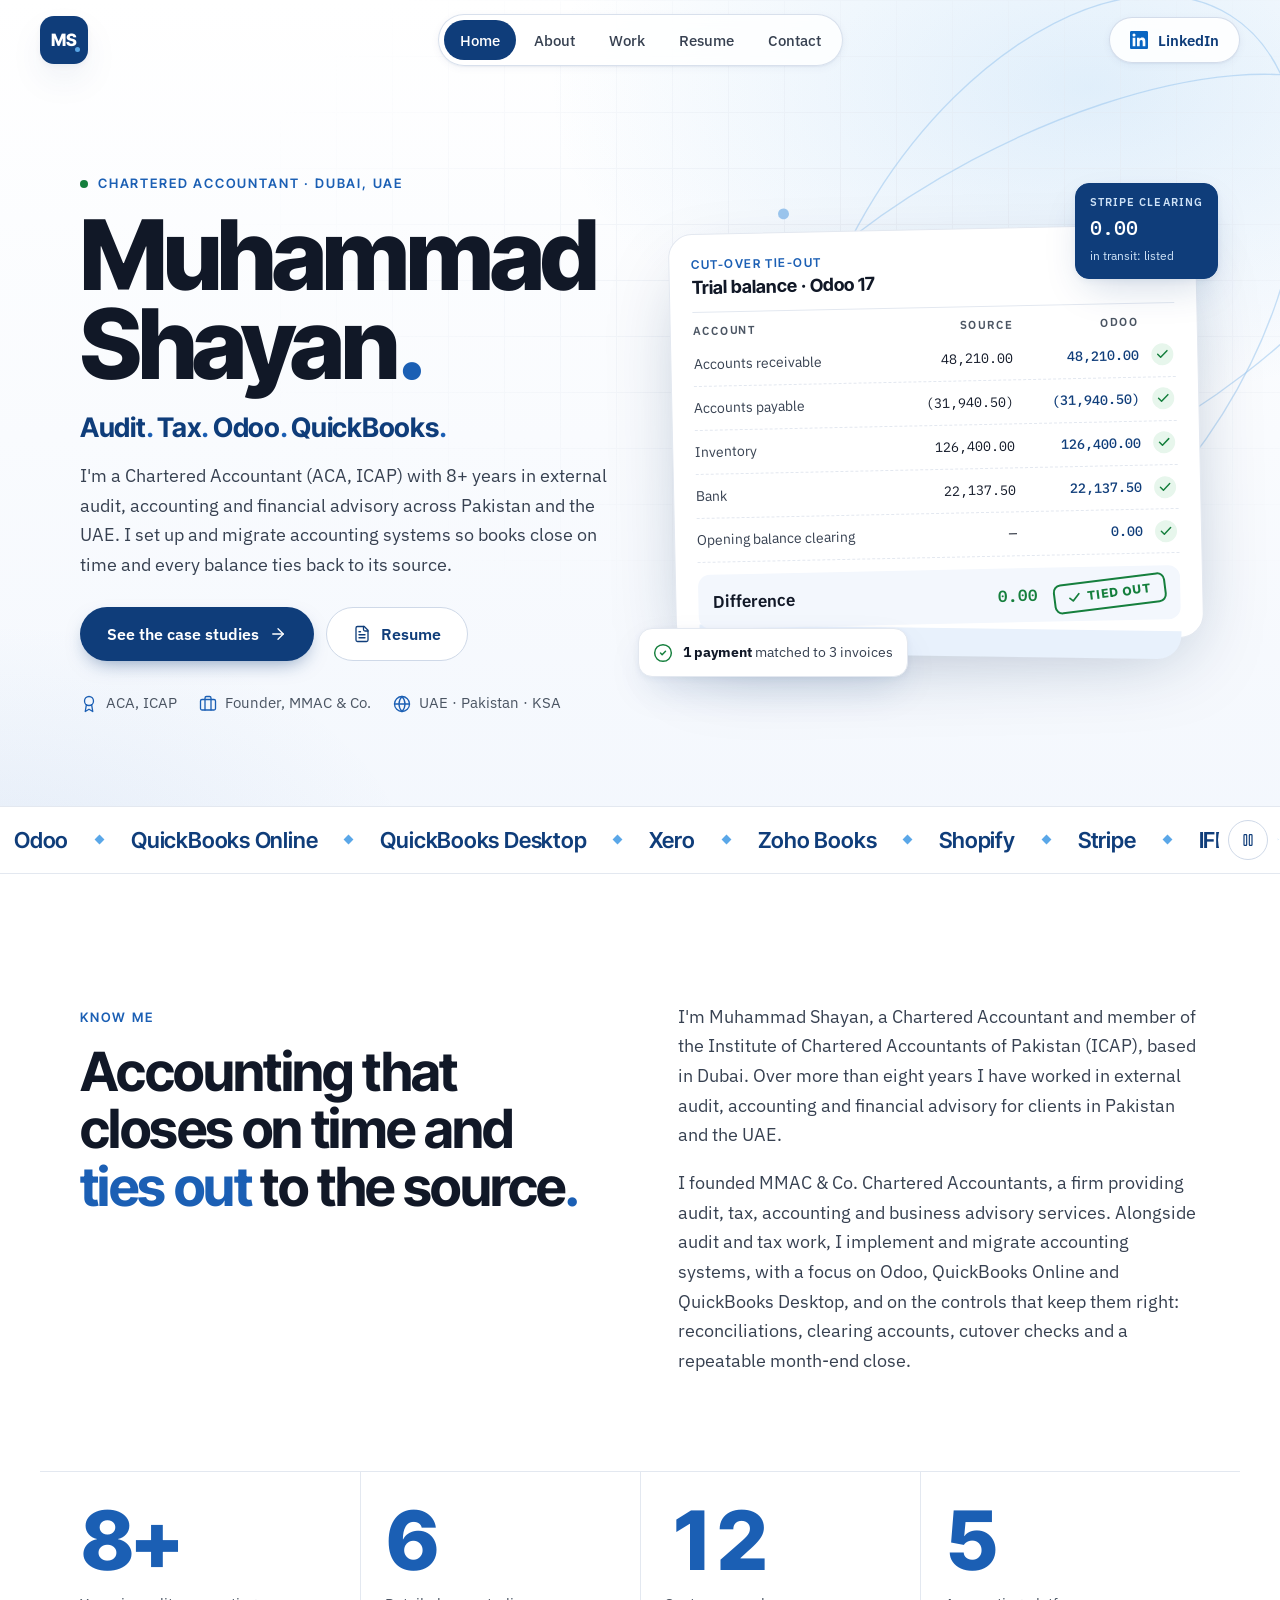
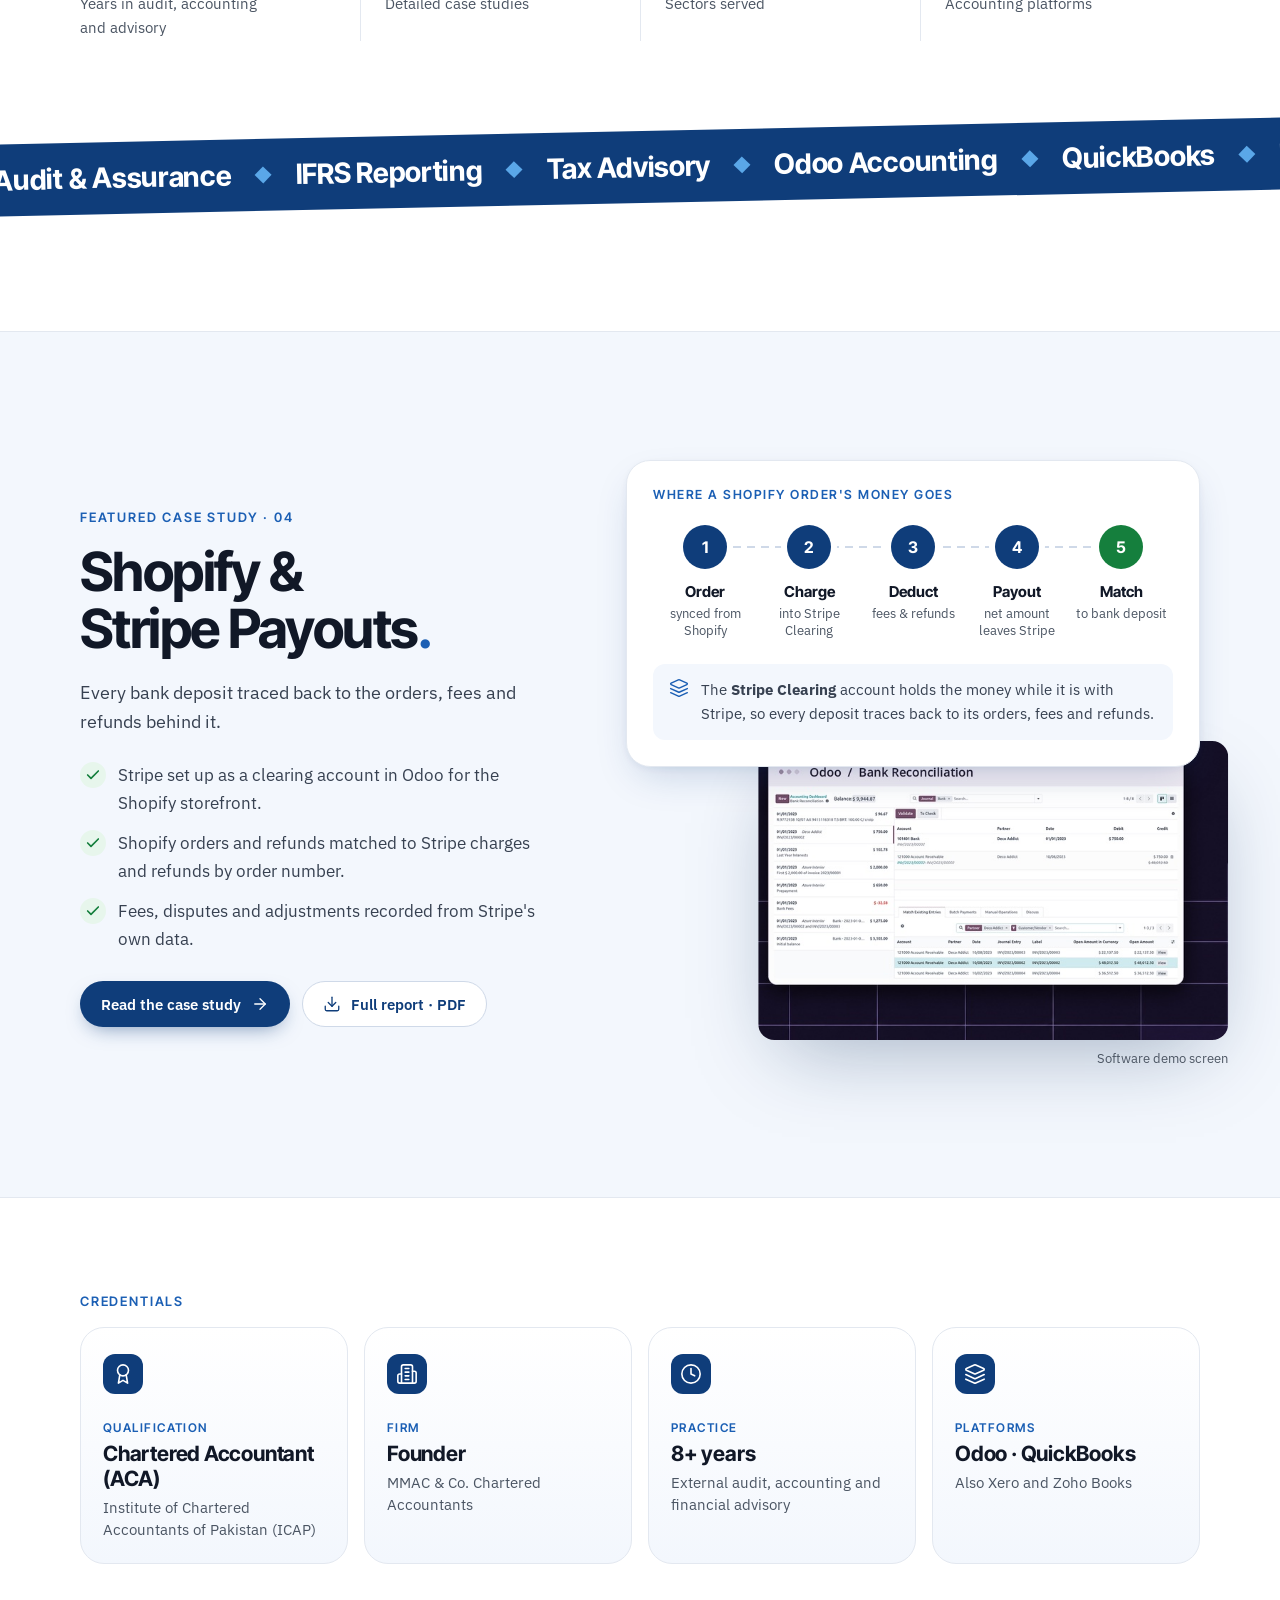
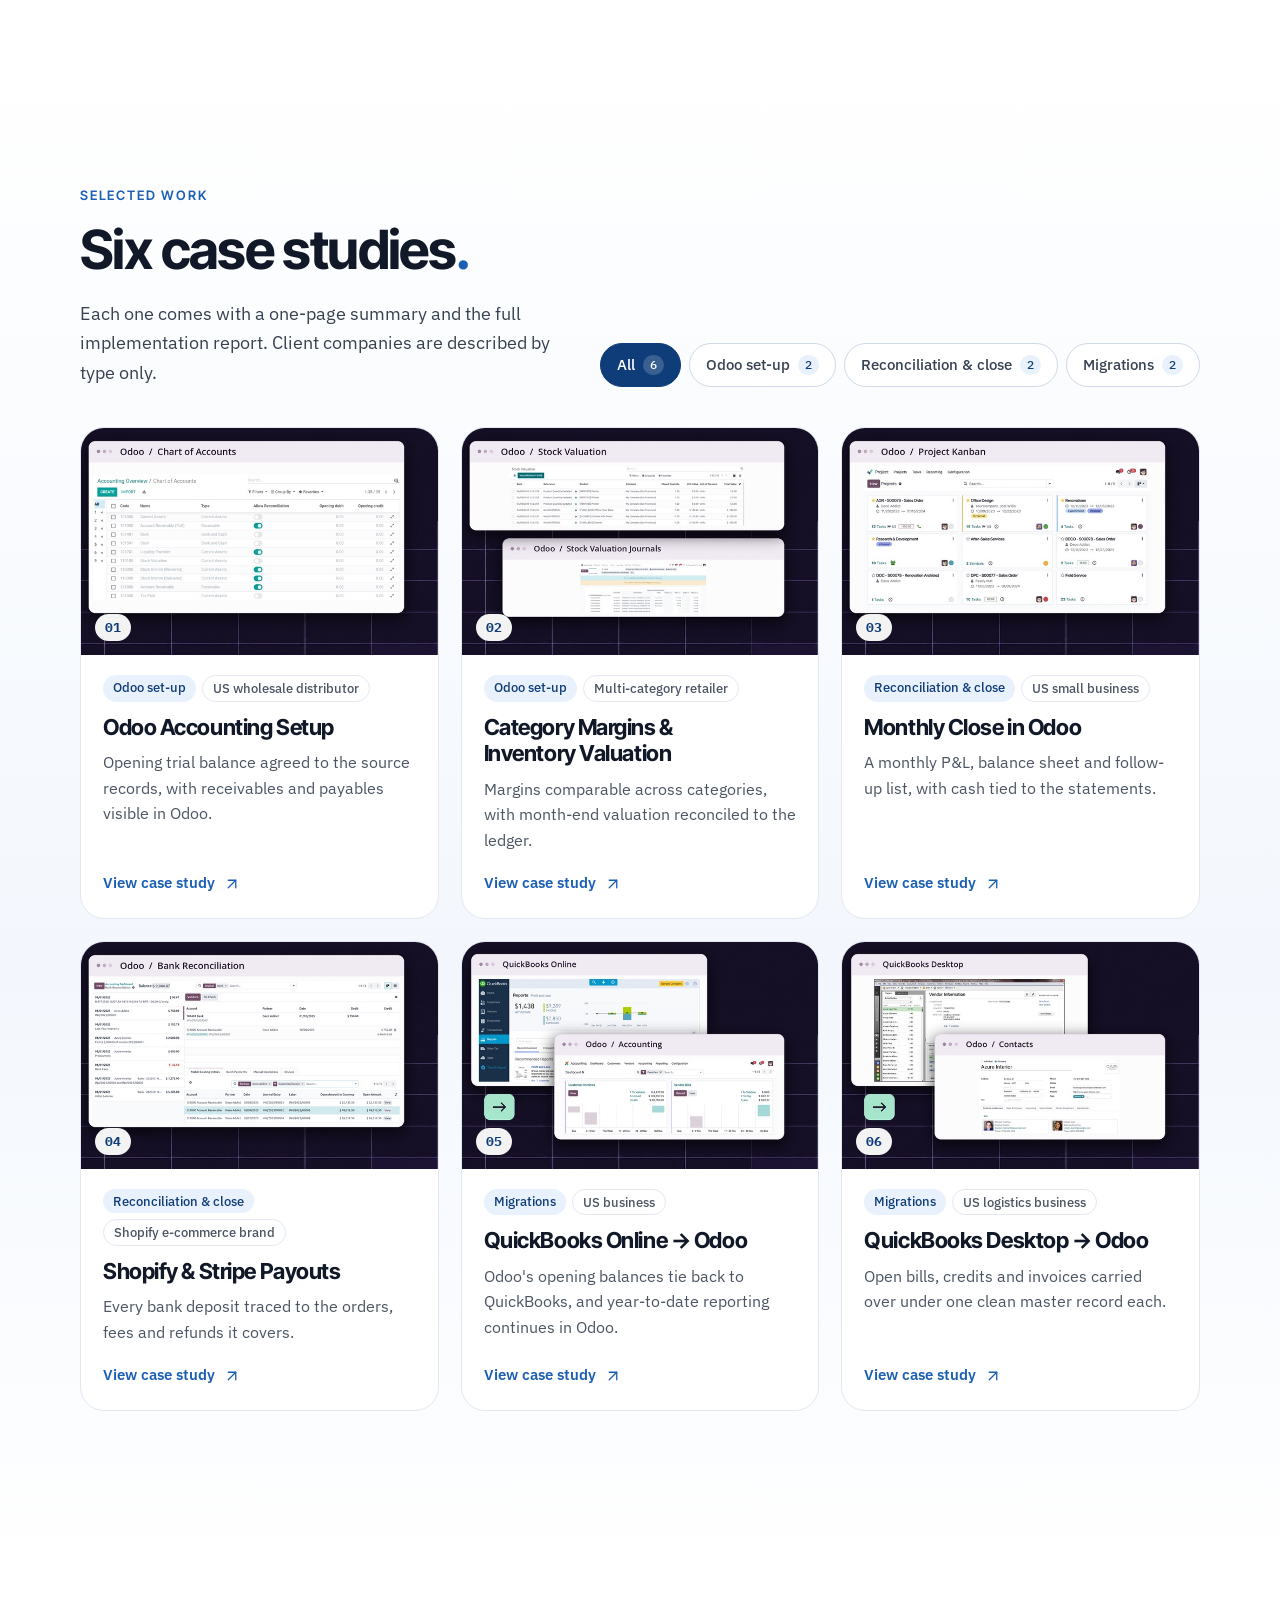
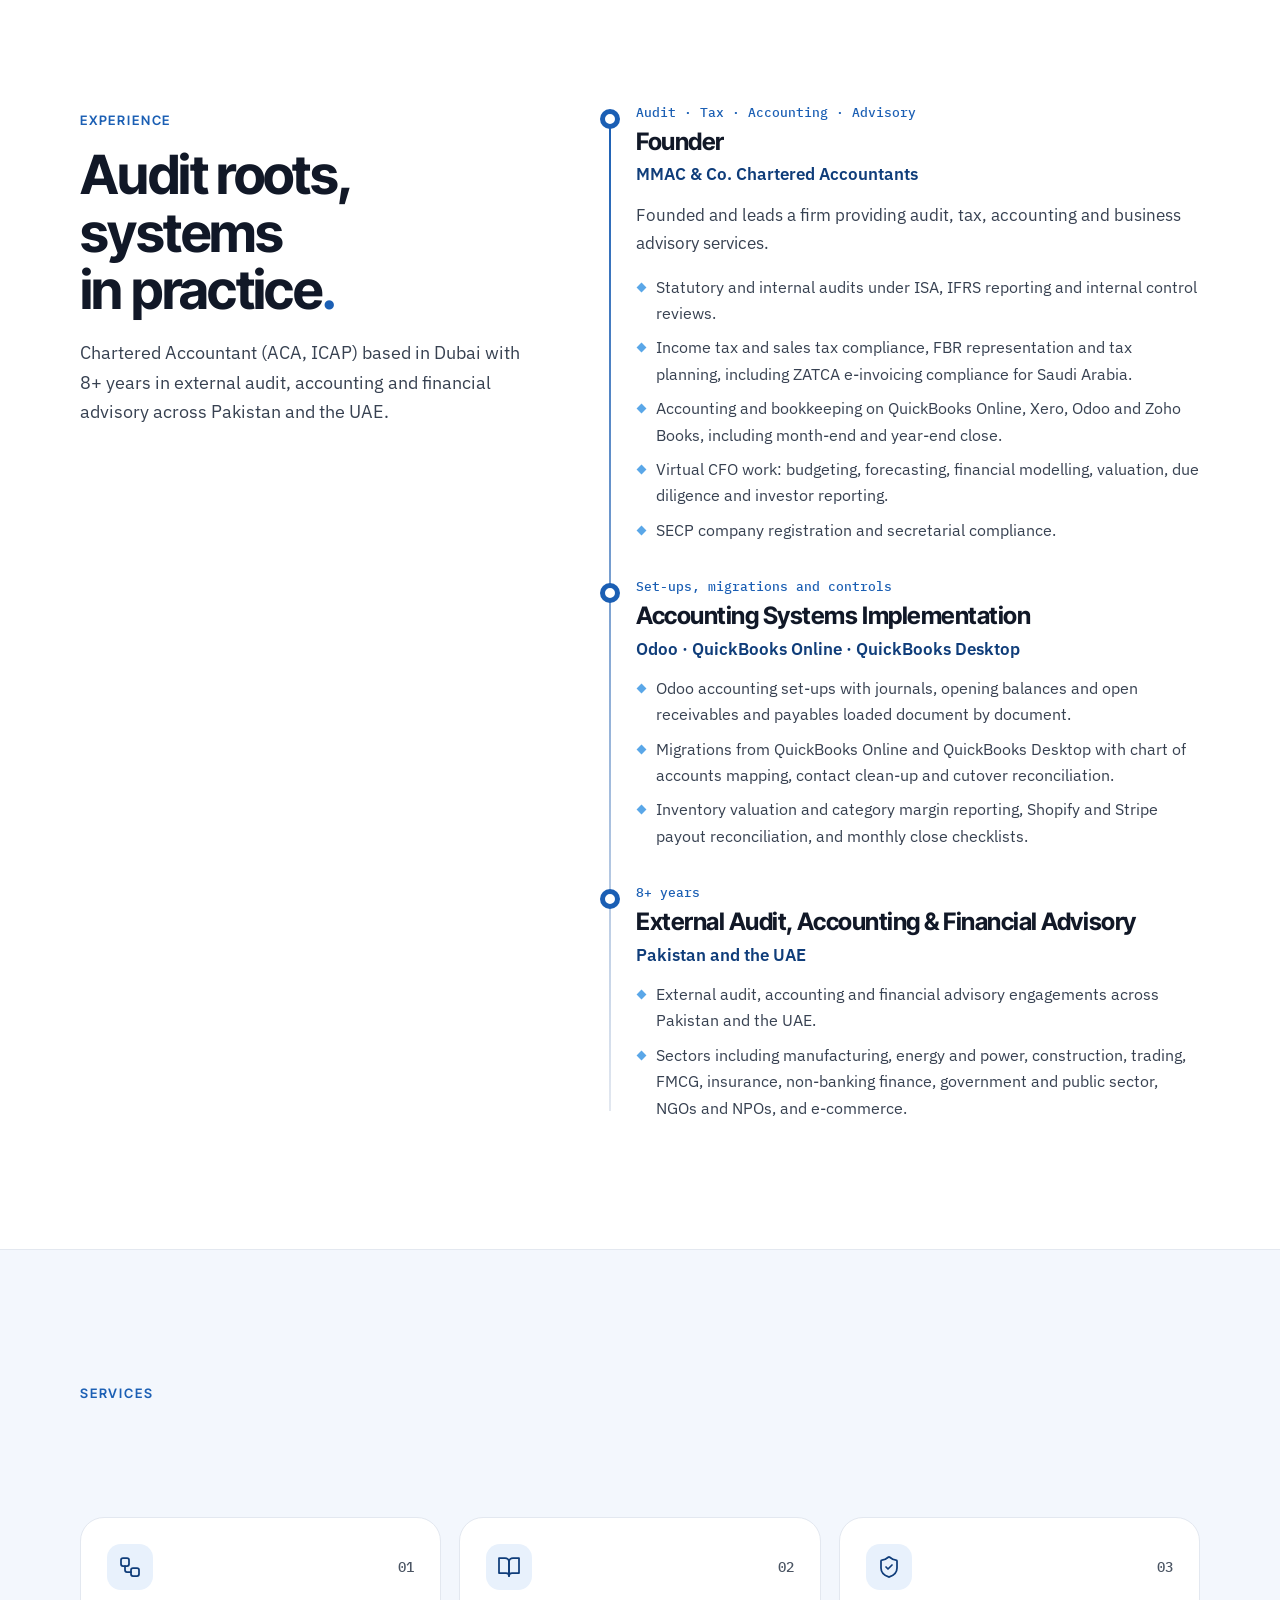
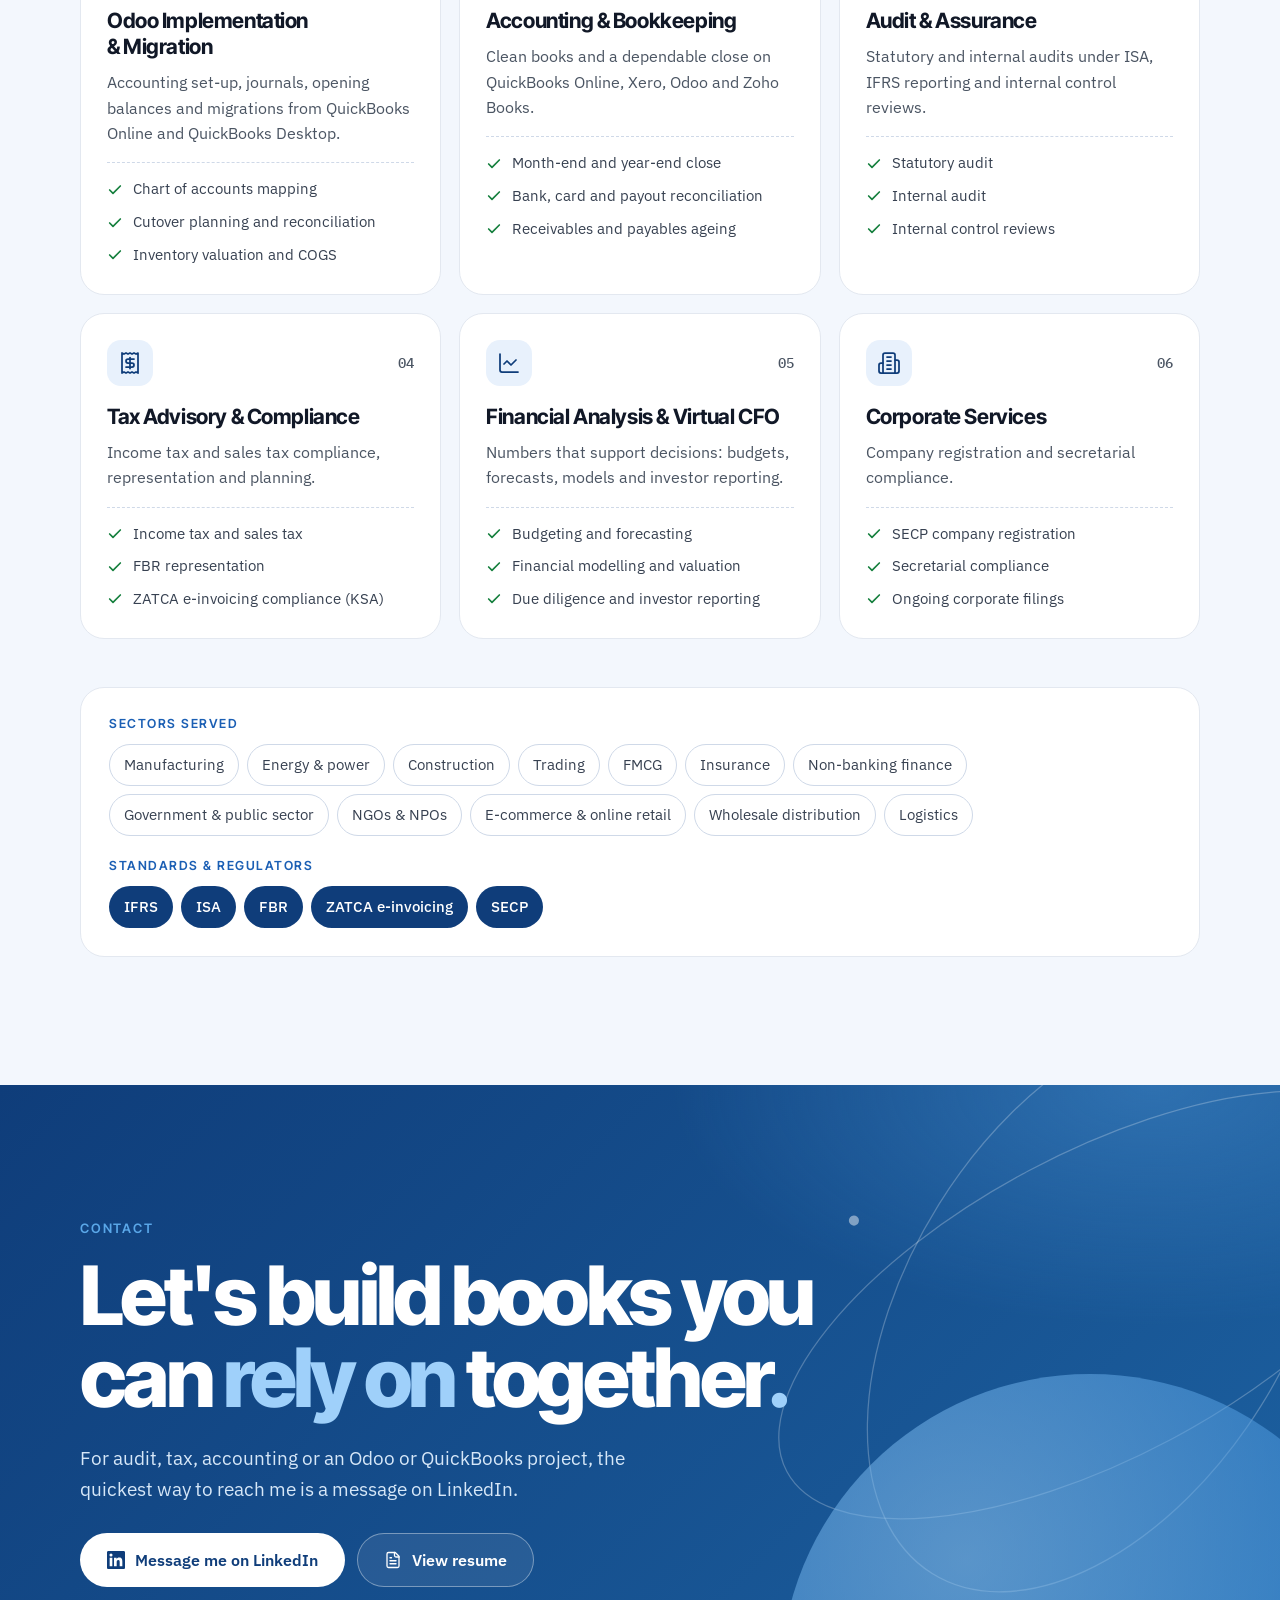
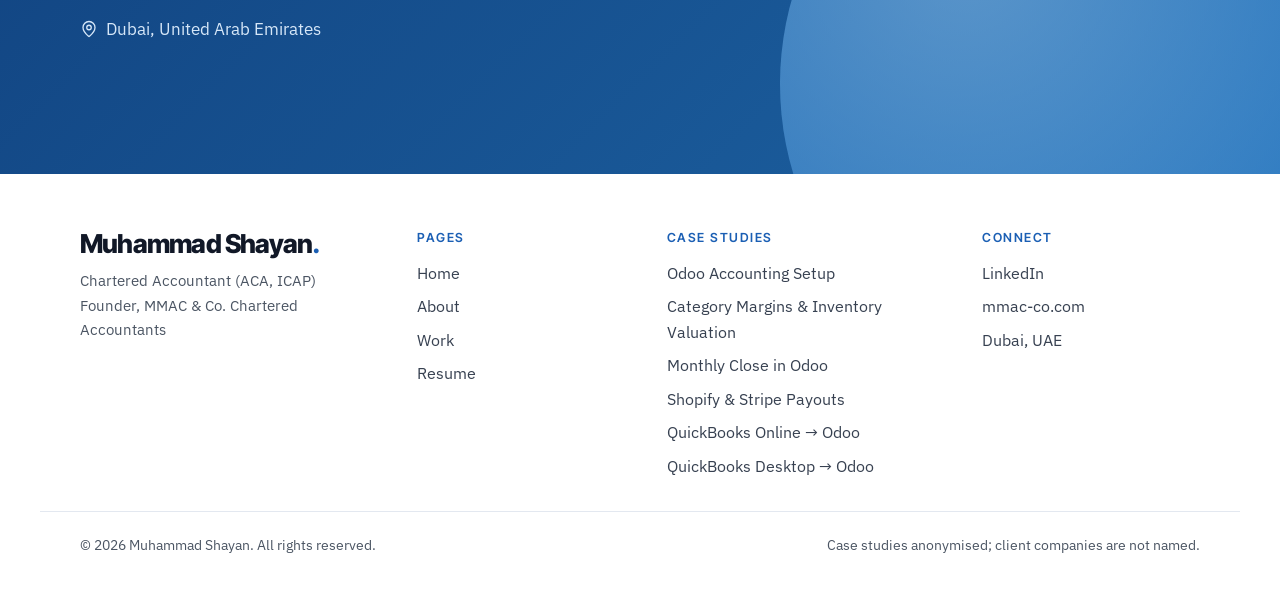
<file: index.html>
<!doctype html>
<html lang="en">
<head>
<meta charset="utf-8">
<meta name="viewport" content="width=device-width, initial-scale=1">
<title>Muhammad Shayan · Chartered Accountant (ACA, ICAP) · Dubai</title>
<meta name="description" content="Chartered Accountant (ACA, ICAP) based in Dubai with 8+ years in external audit, accounting and financial advisory across Pakistan and the UAE.">
<meta name="author" content="Muhammad Shayan">
<meta property="og:type" content="website">
<meta property="og:title" content="Muhammad Shayan · Chartered Accountant (ACA, ICAP) · Dubai">
<meta property="og:description" content="Chartered Accountant (ACA, ICAP) based in Dubai with 8+ years in external audit, accounting and financial advisory across Pakistan and the UAE.">
<meta name="theme-color" content="#0F3D7A">
<link rel="icon" href="data:image/svg+xml,%3Csvg xmlns='http://www.w3.org/2000/svg' viewBox='0 0 64 64'%3E%3Crect width='64' height='64' rx='16' fill='%230F3D7A'/%3E%3Ctext x='32' y='42' font-family='Arial' font-weight='700' font-size='26' fill='white' text-anchor='middle'%3EMS%3C/text%3E%3Ccircle cx='49' cy='40' r='3.4' fill='%235AA7E8'/%3E%3C/svg%3E">
<link rel="preconnect" href="https://fonts.googleapis.com">
<link rel="preconnect" href="https://fonts.gstatic.com" crossorigin>
<link href="https://fonts.googleapis.com/css2?family=IBM+Plex+Mono:wght@400;500&family=IBM+Plex+Sans:wght@400;500;600&family=Inter+Tight:wght@500;600;700;800&display=swap" rel="stylesheet">
<link rel="stylesheet" href="assets/css/site.css">
<script>document.documentElement.classList.add('js')</script>
</head>
<body class="page-home">
<a class="skip" href="#main">Skip to content</a>
<div class="progress" aria-hidden="true"><span></span></div><header class="topbar">
  <a class="mono" href="index.html" aria-label="Muhammad Shayan, home"><span>MS</span><i></i></a>
  <nav class="pill" aria-label="Primary">
    <a href="#top" data-nav="home" class="nav-home" aria-current="page">Home</a>
    <a href="#about" data-nav="about" class="nav-about">About</a>
    <a href="#work" data-nav="work" class="nav-work">Work</a>
    <a href="resume.html" data-nav="resume" class="nav-resume">Resume</a>
    <a href="#contact" data-nav="contact" class="nav-contact">Contact</a>
  </nav>
  <a class="btn btn-li" href="https://www.linkedin.com/in/m-shayaan-8ba56044a/" target="_blank" rel="noopener"><svg class="i" viewBox="0 0 24 24" fill="currentColor" aria-hidden="true"><path d="M20.45 20.45h-3.55v-5.57c0-1.33-.03-3.04-1.85-3.04-1.85 0-2.14 1.45-2.14 2.94v5.67H9.36V9h3.41v1.56h.05c.48-.9 1.64-1.85 3.37-1.85 3.6 0 4.27 2.37 4.27 5.46v6.28ZM5.34 7.43a2.06 2.06 0 1 1 0-4.13 2.06 2.06 0 0 1 0 4.13ZM7.12 20.45H3.56V9h3.56v11.45ZM22.22 0H1.77C.79 0 0 .77 0 1.73v20.54C0 23.23.79 24 1.77 24h20.45c.98 0 1.78-.77 1.78-1.73V1.73C24 .77 23.2 0 22.22 0Z"/></svg><span>LinkedIn</span><span class="sr">(opens in a new tab)</span></a>
</header><main id="main">
<section class="hero" id="top" data-section="home">
  <svg class="orbit orbit-hero" viewBox="0 0 600 600" fill="none" aria-hidden="true">
  <ellipse cx="300" cy="300" rx="280" ry="120" transform="rotate(-28 300 300)" stroke="currentColor" stroke-width="1"/>
  <ellipse cx="300" cy="300" rx="250" ry="150" transform="rotate(-58 300 300)" stroke="currentColor" stroke-width="1"/>
  <circle class="orb-dot" cx="0" cy="0" r="4" fill="currentColor"><animateMotion dur="18s" repeatCount="indefinite" rotate="auto" path="M300,180 a280,120 -28 1,0 1,0"/></circle>
</svg>
  <div class="wrap hero-grid">
    <div class="hero-copy">
      <p class="eyebrow"><span class="live"></span>Chartered Accountant · Dubai, UAE</p>
      <h1 class="name">Muhammad<br>Shayan<span class="dot">.</span></h1>
      <p class="tagline">Audit<span class="dot">.</span> Tax<span class="dot">.</span> Odoo<span class="dot">.</span> QuickBooks<span class="dot">.</span></p>
      <p class="lead">I'm a Chartered Accountant (ACA, ICAP) with 8+ years in external audit, accounting and financial advisory across Pakistan and the UAE. I set up and migrate accounting systems so books close on time and every balance ties back to its source.</p>
      <div class="cta-row">
        <a class="btn btn-primary btn-lg" href="#work">See the case studies<svg class="i" viewBox="0 0 24 24" fill="none" stroke="currentColor" stroke-width="1.75" stroke-linecap="round" stroke-linejoin="round" aria-hidden="true"><path d="M5 12h14"/><path d="m12 5 7 7-7 7"/></svg></a>
        <a class="btn btn-outline btn-lg" href="resume.html"><svg class="i" viewBox="0 0 24 24" fill="none" stroke="currentColor" stroke-width="1.75" stroke-linecap="round" stroke-linejoin="round" aria-hidden="true"><path d="M15 2H6a2 2 0 0 0-2 2v16a2 2 0 0 0 2 2h12a2 2 0 0 0 2-2V7Z"/><path d="M14 2v4a2 2 0 0 0 2 2h4"/><path d="M10 9H8"/><path d="M16 13H8"/><path d="M16 17H8"/></svg>Resume</a>
      </div>
      <ul class="hero-meta">
        <li><svg class="i" viewBox="0 0 24 24" fill="none" stroke="currentColor" stroke-width="1.75" stroke-linecap="round" stroke-linejoin="round" aria-hidden="true"><circle cx="12" cy="8" r="6"/><path d="M15.477 12.89 17 22l-5-3-5 3 1.523-9.11"/></svg>ACA, ICAP</li>
        <li><svg class="i" viewBox="0 0 24 24" fill="none" stroke="currentColor" stroke-width="1.75" stroke-linecap="round" stroke-linejoin="round" aria-hidden="true"><path d="M16 20V4a2 2 0 0 0-2-2h-4a2 2 0 0 0-2 2v16"/><rect width="20" height="14" x="2" y="6" rx="2"/></svg>Founder, MMAC &amp; Co.</li>
        <li><svg class="i" viewBox="0 0 24 24" fill="none" stroke="currentColor" stroke-width="1.75" stroke-linecap="round" stroke-linejoin="round" aria-hidden="true"><circle cx="12" cy="12" r="10"/><path d="M12 2a14.5 14.5 0 0 0 0 20 14.5 14.5 0 0 0 0-20"/><path d="M2 12h20"/></svg>UAE · Pakistan · KSA</li>
      </ul>
    </div>
    <div class="hero-visual" aria-label="Illustration: a cut-over trial balance where every account in Odoo agrees to the source records, with a difference of zero." role="img">
      <div class="ledger" data-ledger>
        <div class="ledger-head">
          <div><p class="ledger-k">Cut-over tie-out</p><p class="ledger-t">Trial balance · Odoo 17</p></div>
          <span class="chip chip-soft">Example</span>
        </div>
        <div class="ledger-cols"><span>Account</span><span>Source</span><span>Odoo</span><span></span></div>
        <div class="ledger-row" style="--i:0"><span>Accounts receivable</span><span class="num">48,210.00</span><span class="num" data-to="48210">48,210.00</span><span class="tick"><svg class="i" viewBox="0 0 24 24" fill="none" stroke="currentColor" stroke-width="1.75" stroke-linecap="round" stroke-linejoin="round" aria-hidden="true"><path d="M20 6 9 17l-5-5"/></svg></span></div>
        <div class="ledger-row" style="--i:1"><span>Accounts payable</span><span class="num">(31,940.50)</span><span class="num" data-to="-31940.5">(31,940.50)</span><span class="tick"><svg class="i" viewBox="0 0 24 24" fill="none" stroke="currentColor" stroke-width="1.75" stroke-linecap="round" stroke-linejoin="round" aria-hidden="true"><path d="M20 6 9 17l-5-5"/></svg></span></div>
        <div class="ledger-row" style="--i:2"><span>Inventory</span><span class="num">126,400.00</span><span class="num" data-to="126400">126,400.00</span><span class="tick"><svg class="i" viewBox="0 0 24 24" fill="none" stroke="currentColor" stroke-width="1.75" stroke-linecap="round" stroke-linejoin="round" aria-hidden="true"><path d="M20 6 9 17l-5-5"/></svg></span></div>
        <div class="ledger-row" style="--i:3"><span>Bank</span><span class="num">22,137.50</span><span class="num" data-to="22137.5">22,137.50</span><span class="tick"><svg class="i" viewBox="0 0 24 24" fill="none" stroke="currentColor" stroke-width="1.75" stroke-linecap="round" stroke-linejoin="round" aria-hidden="true"><path d="M20 6 9 17l-5-5"/></svg></span></div>
        <div class="ledger-row" style="--i:4"><span>Opening balance clearing</span><span class="num">—</span><span class="num" data-to="0">0.00</span><span class="tick"><svg class="i" viewBox="0 0 24 24" fill="none" stroke="currentColor" stroke-width="1.75" stroke-linecap="round" stroke-linejoin="round" aria-hidden="true"><path d="M20 6 9 17l-5-5"/></svg></span></div>
        <div class="ledger-foot"><span>Difference</span><span class="num diff" data-diff>0.00</span><span class="stamp"><svg class="i" viewBox="0 0 24 24" fill="none" stroke="currentColor" stroke-width="1.75" stroke-linecap="round" stroke-linejoin="round" aria-hidden="true"><path d="M20 6 9 17l-5-5"/></svg>Tied out</span></div>
      </div>
      <div class="float float-a"><svg class="i" viewBox="0 0 24 24" fill="none" stroke="currentColor" stroke-width="1.75" stroke-linecap="round" stroke-linejoin="round" aria-hidden="true"><circle cx="12" cy="12" r="10"/><path d="m9 12 2 2 4-4"/></svg><span><b>1 payment</b> matched to 3 invoices</span></div>
      <div class="float float-b"><span class="float-k">Stripe Clearing</span><span class="num">0.00</span><span class="float-s">in transit: listed</span></div>
    </div>
  </div>
  <div class="marquee" data-marquee>
    <div class="marquee-track" aria-hidden="true">
      <div class="marquee-set"><span>Odoo</span><i></i><span>QuickBooks Online</span><i></i><span>QuickBooks Desktop</span><i></i><span>Xero</span><i></i><span>Zoho Books</span><i></i><span>Shopify</span><i></i><span>Stripe</span><i></i><span>IFRS</span><i></i><span>ISA</span><i></i><span>ZATCA e-invoicing</span><i></i></div><div class="marquee-set"><span>Odoo</span><i></i><span>QuickBooks Online</span><i></i><span>QuickBooks Desktop</span><i></i><span>Xero</span><i></i><span>Zoho Books</span><i></i><span>Shopify</span><i></i><span>Stripe</span><i></i><span>IFRS</span><i></i><span>ISA</span><i></i><span>ZATCA e-invoicing</span><i></i></div>
    </div>
    <p class="sr">Platforms and standards: Odoo, QuickBooks Online, QuickBooks Desktop, Xero, Zoho Books, Shopify, Stripe, IFRS, ISA, ZATCA e-invoicing.</p>
    <button class="marquee-toggle" type="button" aria-pressed="false" aria-label="Pause the scrolling platform list"><svg class="i i-pause" viewBox="0 0 24 24" fill="none" stroke="currentColor" stroke-width="1.75" stroke-linecap="round" stroke-linejoin="round" aria-hidden="true"><rect x="14" y="4" width="4" height="16" rx="1"/><rect x="6" y="4" width="4" height="16" rx="1"/></svg><svg class="i i-play" viewBox="0 0 24 24" fill="none" stroke="currentColor" stroke-width="1.75" stroke-linecap="round" stroke-linejoin="round" aria-hidden="true"><path d="M6 3l14 9-14 9z"/></svg></button>
  </div>
</section>
<section class="section about" id="about" data-section="about">
  <div class="wrap about-grid">
    <div>
      <p class="eyebrow">Know me</p>
      <h2 class="h2 reveal">Accounting that closes on time and <span class="hl">ties out</span> to the source<span class="dot">.</span></h2>
    </div>
    <div class="about-copy">
      <p class="reveal">I'm Muhammad Shayan, a Chartered Accountant and member of the Institute of Chartered Accountants of Pakistan (ICAP), based in Dubai. Over more than eight years I have worked in external audit, accounting and financial advisory for clients in Pakistan and the UAE.</p>
      <p class="reveal">I founded MMAC &amp; Co. Chartered Accountants, a firm providing audit, tax, accounting and business advisory services. Alongside audit and tax work, I implement and migrate accounting systems, with a focus on Odoo, QuickBooks Online and QuickBooks Desktop, and on the controls that keep them right: reconciliations, clearing accounts, cutover checks and a repeatable month-end close.</p>
    </div>
  </div>
  <div class="wrap stats">
    <div class="stat reveal"><p class="stat-n"><span data-count="8">8</span>+</p><p class="stat-l">Years in audit, accounting and advisory</p></div>
    <div class="stat reveal"><p class="stat-n"><span data-count="6">6</span></p><p class="stat-l">Detailed case studies</p></div>
    <div class="stat reveal"><p class="stat-n"><span data-count="12">12</span></p><p class="stat-l">Sectors served</p></div>
    <div class="stat reveal"><p class="stat-n"><span data-count="5">5</span></p><p class="stat-l">Accounting platforms</p></div>
  </div>
  <div class="ticker" aria-label="Skills">
    <div class="ticker-track">
      <ul class="ticker-set"><li>Audit & Assurance</li><li>IFRS Reporting</li><li>Tax Advisory</li><li>Odoo Accounting</li><li>QuickBooks</li><li>Month-End Close</li><li>Migrations</li><li>Reconciliations</li><li>Virtual CFO</li><li>Financial Modelling</li></ul><ul class="ticker-set" aria-hidden="true"><li>Audit & Assurance</li><li>IFRS Reporting</li><li>Tax Advisory</li><li>Odoo Accounting</li><li>QuickBooks</li><li>Month-End Close</li><li>Migrations</li><li>Reconciliations</li><li>Virtual CFO</li><li>Financial Modelling</li></ul>
    </div>
  </div>
</section>
<section class="section featured" aria-labelledby="feat-h">
  <div class="wrap feat-grid">
    <div class="feat-copy">
      <p class="eyebrow">Featured case study · 04</p>
      <h2 class="h2 reveal" id="feat-h">Shopify &amp; Stripe Payouts<span class="dot">.</span></h2>
      <p class="lead reveal">Every bank deposit traced back to the orders, fees and refunds behind it.</p>
      <ul class="checks reveal">
        <li><svg class="i" viewBox="0 0 24 24" fill="none" stroke="currentColor" stroke-width="1.75" stroke-linecap="round" stroke-linejoin="round" aria-hidden="true"><path d="M20 6 9 17l-5-5"/></svg><span>Stripe set up as a clearing account in Odoo for the Shopify storefront.</span></li>
        <li><svg class="i" viewBox="0 0 24 24" fill="none" stroke="currentColor" stroke-width="1.75" stroke-linecap="round" stroke-linejoin="round" aria-hidden="true"><path d="M20 6 9 17l-5-5"/></svg><span>Shopify orders and refunds matched to Stripe charges and refunds by order number.</span></li>
        <li><svg class="i" viewBox="0 0 24 24" fill="none" stroke="currentColor" stroke-width="1.75" stroke-linecap="round" stroke-linejoin="round" aria-hidden="true"><path d="M20 6 9 17l-5-5"/></svg><span>Fees, disputes and adjustments recorded from Stripe's own data.</span></li>
      </ul>
      <div class="cta-row reveal">
        <a class="btn btn-primary" href="case-studies/shopify-stripe-payout-reconciliation.html">Read the case study<svg class="i" viewBox="0 0 24 24" fill="none" stroke="currentColor" stroke-width="1.75" stroke-linecap="round" stroke-linejoin="round" aria-hidden="true"><path d="M5 12h14"/><path d="m12 5 7 7-7 7"/></svg></a>
        <a class="btn btn-outline" href="assets/pdf/case-04-full-report.pdf" target="_blank" rel="noopener"><svg class="i" viewBox="0 0 24 24" fill="none" stroke="currentColor" stroke-width="1.75" stroke-linecap="round" stroke-linejoin="round" aria-hidden="true"><path d="M21 15v4a2 2 0 0 1-2 2H5a2 2 0 0 1-2-2v-4"/><path d="m7 10 5 5 5-5"/><path d="M12 15V3"/></svg>Full report · PDF</a>
      </div>
    </div>
    <div class="feat-visual reveal">
      <div class="path-card">
        <p class="path-k">Where a Shopify order's money goes</p>
        <ol class="path" data-path>
          <li style="--i:0"><span class="path-n">1</span><span class="path-a">Order</span><span class="path-b">synced from Shopify</span></li>
          <li style="--i:1"><span class="path-n">2</span><span class="path-a">Charge</span><span class="path-b">into Stripe Clearing</span></li>
          <li style="--i:2"><span class="path-n">3</span><span class="path-a">Deduct</span><span class="path-b">fees & refunds</span></li>
          <li style="--i:3"><span class="path-n">4</span><span class="path-a">Payout</span><span class="path-b">net amount leaves Stripe</span></li>
          <li style="--i:4"><span class="path-n">5</span><span class="path-a">Match</span><span class="path-b">to bank deposit</span></li>
        </ol>
        <div class="path-note"><svg class="i" viewBox="0 0 24 24" fill="none" stroke="currentColor" stroke-width="1.75" stroke-linecap="round" stroke-linejoin="round" aria-hidden="true"><path d="M12.83 2.18a2 2 0 0 0-1.66 0L2.6 6.08a1 1 0 0 0 0 1.83l8.58 3.91a2 2 0 0 0 1.66 0l8.58-3.9a1 1 0 0 0 0-1.83Z"/><path d="m22 17.65-9.17 4.16a2 2 0 0 1-1.66 0L2 17.65"/><path d="m22 12.65-9.17 4.16a2 2 0 0 1-1.66 0L2 12.65"/></svg><span>The <b>Stripe Clearing</b> account holds the money while it is with Stripe, so every deposit traces back to its orders, fees and refunds.</span></div>
      </div>
      <figure class="feat-shot">
        <img src="assets/img/work-04.jpg" width="660" height="420" loading="lazy" alt="Odoo bank reconciliation screen with statement lines matched to receivable entries (software demo data).">
        <figcaption>Software demo screen</figcaption>
      </figure>
    </div>
  </div>
</section>
<section class="section creds" aria-labelledby="creds-h">
  <div class="wrap">
    <p class="eyebrow">Credentials</p>
    <h2 class="sr" id="creds-h">Credentials</h2>
    <div class="shelf">
      <div class="cred reveal"><svg class="i cred-i" viewBox="0 0 24 24" fill="none" stroke="currentColor" stroke-width="1.75" stroke-linecap="round" stroke-linejoin="round" aria-hidden="true"><circle cx="12" cy="8" r="6"/><path d="M15.477 12.89 17 22l-5-3-5 3 1.523-9.11"/></svg><p class="cred-k">Qualification</p><p class="cred-v">Chartered Accountant (ACA)</p><p class="cred-s">Institute of Chartered Accountants of Pakistan (ICAP)</p></div>
      <div class="cred reveal"><svg class="i cred-i" viewBox="0 0 24 24" fill="none" stroke="currentColor" stroke-width="1.75" stroke-linecap="round" stroke-linejoin="round" aria-hidden="true"><path d="M6 22V4a2 2 0 0 1 2-2h8a2 2 0 0 1 2 2v18Z"/><path d="M6 12H4a2 2 0 0 0-2 2v6a2 2 0 0 0 2 2h2"/><path d="M18 9h2a2 2 0 0 1 2 2v9a2 2 0 0 1-2 2h-2"/><path d="M10 6h4"/><path d="M10 10h4"/><path d="M10 14h4"/><path d="M10 18h4"/></svg><p class="cred-k">Firm</p><p class="cred-v">Founder</p><p class="cred-s">MMAC &amp; Co. Chartered Accountants</p></div>
      <div class="cred reveal"><svg class="i cred-i" viewBox="0 0 24 24" fill="none" stroke="currentColor" stroke-width="1.75" stroke-linecap="round" stroke-linejoin="round" aria-hidden="true"><circle cx="12" cy="12" r="10"/><path d="M12 6v6l4 2"/></svg><p class="cred-k">Practice</p><p class="cred-v">8+ years</p><p class="cred-s">External audit, accounting and financial advisory</p></div>
      <div class="cred reveal"><svg class="i cred-i" viewBox="0 0 24 24" fill="none" stroke="currentColor" stroke-width="1.75" stroke-linecap="round" stroke-linejoin="round" aria-hidden="true"><path d="M12.83 2.18a2 2 0 0 0-1.66 0L2.6 6.08a1 1 0 0 0 0 1.83l8.58 3.91a2 2 0 0 0 1.66 0l8.58-3.9a1 1 0 0 0 0-1.83Z"/><path d="m22 17.65-9.17 4.16a2 2 0 0 1-1.66 0L2 17.65"/><path d="m22 12.65-9.17 4.16a2 2 0 0 1-1.66 0L2 12.65"/></svg><p class="cred-k">Platforms</p><p class="cred-v">Odoo · QuickBooks</p><p class="cred-s">Also Xero and Zoho Books</p></div>
    </div>
  </div>
</section>
<section class="section works" id="work" data-section="work">
  <div class="wrap">
    <div class="works-head">
      <div>
        <p class="eyebrow">Selected work</p>
        <h2 class="h2 reveal">Six case studies<span class="dot">.</span></h2>
        <p class="lead reveal">Each one comes with a one-page summary and the full implementation report. Client companies are described by type only.</p>
      </div>
      <div class="filters" role="group" aria-label="Filter case studies">
        <button type="button" class="filter" aria-pressed="true" data-filter="all">All <span>6</span></button>
        <button type="button" class="filter" aria-pressed="false" data-filter="setup">Odoo set-up <span>2</span></button>
        <button type="button" class="filter" aria-pressed="false" data-filter="close">Reconciliation & close <span>2</span></button>
        <button type="button" class="filter" aria-pressed="false" data-filter="migration">Migrations <span>2</span></button>
      </div>
    </div>
    <div class="work-grid" data-works>
      <article class="work reveal" data-group="setup">
  <a class="work-link" href="case-studies/odoo-accounting-setup.html" aria-label="Case study 01: Odoo Accounting Setup">
    <div class="work-media">
      <img src="assets/img/work-01.jpg" width="660" height="420" loading="lazy" alt="">
      <span class="work-n">01</span>
    </div>
    <div class="work-body">
      <p class="work-tags"><span>Odoo set-up</span><span>US wholesale distributor</span></p>
      <h3 class="work-t">Odoo Accounting Setup</h3>
      <p class="work-r">Opening trial balance agreed to the source records, with receivables and payables visible in Odoo.</p>
      <span class="work-more">View case study<svg class="i" viewBox="0 0 24 24" fill="none" stroke="currentColor" stroke-width="1.75" stroke-linecap="round" stroke-linejoin="round" aria-hidden="true"><path d="M7 7h10v10"/><path d="M7 17 17 7"/></svg></span>
    </div>
  </a>
</article>
<article class="work reveal" data-group="setup">
  <a class="work-link" href="case-studies/inventory-valuation-category-margins.html" aria-label="Case study 02: Category Margins &amp; Inventory Valuation">
    <div class="work-media">
      <img src="assets/img/work-02.jpg" width="660" height="420" loading="lazy" alt="">
      <span class="work-n">02</span>
    </div>
    <div class="work-body">
      <p class="work-tags"><span>Odoo set-up</span><span>Multi-category retailer</span></p>
      <h3 class="work-t">Category Margins &amp; Inventory Valuation</h3>
      <p class="work-r">Margins comparable across categories, with month-end valuation reconciled to the ledger.</p>
      <span class="work-more">View case study<svg class="i" viewBox="0 0 24 24" fill="none" stroke="currentColor" stroke-width="1.75" stroke-linecap="round" stroke-linejoin="round" aria-hidden="true"><path d="M7 7h10v10"/><path d="M7 17 17 7"/></svg></span>
    </div>
  </a>
</article>
<article class="work reveal" data-group="close">
  <a class="work-link" href="case-studies/monthly-close.html" aria-label="Case study 03: Monthly Close in Odoo">
    <div class="work-media">
      <img src="assets/img/work-03.jpg" width="660" height="420" loading="lazy" alt="">
      <span class="work-n">03</span>
    </div>
    <div class="work-body">
      <p class="work-tags"><span>Reconciliation &amp; close</span><span>US small business</span></p>
      <h3 class="work-t">Monthly Close in Odoo</h3>
      <p class="work-r">A monthly P&amp;L, balance sheet and follow-up list, with cash tied to the statements.</p>
      <span class="work-more">View case study<svg class="i" viewBox="0 0 24 24" fill="none" stroke="currentColor" stroke-width="1.75" stroke-linecap="round" stroke-linejoin="round" aria-hidden="true"><path d="M7 7h10v10"/><path d="M7 17 17 7"/></svg></span>
    </div>
  </a>
</article>
<article class="work reveal" data-group="close">
  <a class="work-link" href="case-studies/shopify-stripe-payout-reconciliation.html" aria-label="Case study 04: Shopify &amp; Stripe Payouts">
    <div class="work-media">
      <img src="assets/img/work-04.jpg" width="660" height="420" loading="lazy" alt="">
      <span class="work-n">04</span>
    </div>
    <div class="work-body">
      <p class="work-tags"><span>Reconciliation &amp; close</span><span>Shopify e-commerce brand</span></p>
      <h3 class="work-t">Shopify &amp; Stripe Payouts</h3>
      <p class="work-r">Every bank deposit traced to the orders, fees and refunds it covers.</p>
      <span class="work-more">View case study<svg class="i" viewBox="0 0 24 24" fill="none" stroke="currentColor" stroke-width="1.75" stroke-linecap="round" stroke-linejoin="round" aria-hidden="true"><path d="M7 7h10v10"/><path d="M7 17 17 7"/></svg></span>
    </div>
  </a>
</article>
<article class="work reveal" data-group="migration">
  <a class="work-link" href="case-studies/quickbooks-online-to-odoo-migration.html" aria-label="Case study 05: QuickBooks Online → Odoo">
    <div class="work-media">
      <img src="assets/img/work-05.jpg" width="660" height="420" loading="lazy" alt="">
      <span class="work-n">05</span>
    </div>
    <div class="work-body">
      <p class="work-tags"><span>Migrations</span><span>US business</span></p>
      <h3 class="work-t">QuickBooks Online → Odoo</h3>
      <p class="work-r">Odoo's opening balances tie back to QuickBooks, and year-to-date reporting continues in Odoo.</p>
      <span class="work-more">View case study<svg class="i" viewBox="0 0 24 24" fill="none" stroke="currentColor" stroke-width="1.75" stroke-linecap="round" stroke-linejoin="round" aria-hidden="true"><path d="M7 7h10v10"/><path d="M7 17 17 7"/></svg></span>
    </div>
  </a>
</article>
<article class="work reveal" data-group="migration">
  <a class="work-link" href="case-studies/quickbooks-desktop-to-odoo-logistics.html" aria-label="Case study 06: QuickBooks Desktop → Odoo">
    <div class="work-media">
      <img src="assets/img/work-06.jpg" width="660" height="420" loading="lazy" alt="">
      <span class="work-n">06</span>
    </div>
    <div class="work-body">
      <p class="work-tags"><span>Migrations</span><span>US logistics business</span></p>
      <h3 class="work-t">QuickBooks Desktop → Odoo</h3>
      <p class="work-r">Open bills, credits and invoices carried over under one clean master record each.</p>
      <span class="work-more">View case study<svg class="i" viewBox="0 0 24 24" fill="none" stroke="currentColor" stroke-width="1.75" stroke-linecap="round" stroke-linejoin="round" aria-hidden="true"><path d="M7 7h10v10"/><path d="M7 17 17 7"/></svg></span>
    </div>
  </a>
</article>
    </div>
    <p class="note" aria-live="polite" data-filter-status></p>
  </div>
</section>
<section class="section exp" id="experience" data-section="about">
  <div class="wrap exp-grid">
    <div class="exp-side">
      <p class="eyebrow">Experience</p>
      <h2 class="h2 reveal">Audit roots, systems in practice<span class="dot">.</span></h2>
      <p class="lead reveal">Chartered Accountant (ACA, ICAP) based in Dubai with 8+ years in external audit, accounting and financial advisory across Pakistan and the UAE.</p>
    </div>
    <ol class="timeline">
      <li class="tl reveal">
        <p class="tl-meta">Audit · Tax · Accounting · Advisory</p>
        <h3 class="tl-t">Founder</h3>
        <p class="tl-o">MMAC &amp; Co. Chartered Accountants</p>
        <p class="tl-i">Founded and leads a firm providing audit, tax, accounting and business advisory services.</p>
        <ul><li>Statutory and internal audits under ISA, IFRS reporting and internal control reviews.</li><li>Income tax and sales tax compliance, FBR representation and tax planning, including ZATCA e-invoicing compliance for Saudi Arabia.</li><li>Accounting and bookkeeping on QuickBooks Online, Xero, Odoo and Zoho Books, including month-end and year-end close.</li><li>Virtual CFO work: budgeting, forecasting, financial modelling, valuation, due diligence and investor reporting.</li><li>SECP company registration and secretarial compliance.</li></ul>
      </li>
      <li class="tl reveal">
        <p class="tl-meta">Set-ups, migrations and controls</p>
        <h3 class="tl-t">Accounting Systems Implementation</h3>
        <p class="tl-o">Odoo · QuickBooks Online · QuickBooks Desktop</p>
        
        <ul><li>Odoo accounting set-ups with journals, opening balances and open receivables and payables loaded document by document.</li><li>Migrations from QuickBooks Online and QuickBooks Desktop with chart of accounts mapping, contact clean-up and cutover reconciliation.</li><li>Inventory valuation and category margin reporting, Shopify and Stripe payout reconciliation, and monthly close checklists.</li></ul>
      </li>
      <li class="tl reveal">
        <p class="tl-meta">8+ years</p>
        <h3 class="tl-t">External Audit, Accounting &amp; Financial Advisory</h3>
        <p class="tl-o">Pakistan and the UAE</p>
        
        <ul><li>External audit, accounting and financial advisory engagements across Pakistan and the UAE.</li><li>Sectors including manufacturing, energy and power, construction, trading, FMCG, insurance, non-banking finance, government and public sector, NGOs and NPOs, and e-commerce.</li></ul>
      </li>
    </ol>
  </div>
</section>
<section class="section services" id="services" data-section="about">
  <div class="wrap">
    <p class="eyebrow">Services</p>
    <h2 class="h2 reveal">What I can help with<span class="dot">.</span></h2>
    <div class="svc-grid">
      <article class="svc reveal">
        <div class="svc-top"><svg class="i svc-i" viewBox="0 0 24 24" fill="none" stroke="currentColor" stroke-width="1.75" stroke-linecap="round" stroke-linejoin="round" aria-hidden="true"><rect width="8" height="8" x="3" y="3" rx="2"/><path d="M7 11v4a2 2 0 0 0 2 2h4"/><rect width="8" height="8" x="13" y="13" rx="2"/></svg><span class="svc-n">01</span></div>
        <h3 class="svc-t">Odoo Implementation &amp; Migration</h3>
        <p class="svc-d">Accounting set-up, journals, opening balances and migrations from QuickBooks Online and QuickBooks Desktop.</p>
        <ul><li><svg class="i" viewBox="0 0 24 24" fill="none" stroke="currentColor" stroke-width="1.75" stroke-linecap="round" stroke-linejoin="round" aria-hidden="true"><path d="M20 6 9 17l-5-5"/></svg>Chart of accounts mapping</li><li><svg class="i" viewBox="0 0 24 24" fill="none" stroke="currentColor" stroke-width="1.75" stroke-linecap="round" stroke-linejoin="round" aria-hidden="true"><path d="M20 6 9 17l-5-5"/></svg>Cutover planning and reconciliation</li><li><svg class="i" viewBox="0 0 24 24" fill="none" stroke="currentColor" stroke-width="1.75" stroke-linecap="round" stroke-linejoin="round" aria-hidden="true"><path d="M20 6 9 17l-5-5"/></svg>Inventory valuation and COGS</li></ul>
      </article>
      <article class="svc reveal">
        <div class="svc-top"><svg class="i svc-i" viewBox="0 0 24 24" fill="none" stroke="currentColor" stroke-width="1.75" stroke-linecap="round" stroke-linejoin="round" aria-hidden="true"><path d="M2 3h6a4 4 0 0 1 4 4v14a3 3 0 0 0-3-3H2z"/><path d="M22 3h-6a4 4 0 0 0-4 4v14a3 3 0 0 1 3-3h7z"/></svg><span class="svc-n">02</span></div>
        <h3 class="svc-t">Accounting &amp; Bookkeeping</h3>
        <p class="svc-d">Clean books and a dependable close on QuickBooks Online, Xero, Odoo and Zoho Books.</p>
        <ul><li><svg class="i" viewBox="0 0 24 24" fill="none" stroke="currentColor" stroke-width="1.75" stroke-linecap="round" stroke-linejoin="round" aria-hidden="true"><path d="M20 6 9 17l-5-5"/></svg>Month-end and year-end close</li><li><svg class="i" viewBox="0 0 24 24" fill="none" stroke="currentColor" stroke-width="1.75" stroke-linecap="round" stroke-linejoin="round" aria-hidden="true"><path d="M20 6 9 17l-5-5"/></svg>Bank, card and payout reconciliation</li><li><svg class="i" viewBox="0 0 24 24" fill="none" stroke="currentColor" stroke-width="1.75" stroke-linecap="round" stroke-linejoin="round" aria-hidden="true"><path d="M20 6 9 17l-5-5"/></svg>Receivables and payables ageing</li></ul>
      </article>
      <article class="svc reveal">
        <div class="svc-top"><svg class="i svc-i" viewBox="0 0 24 24" fill="none" stroke="currentColor" stroke-width="1.75" stroke-linecap="round" stroke-linejoin="round" aria-hidden="true"><path d="M20 13c0 5-3.5 7.5-7.66 8.95a1 1 0 0 1-.67-.01C7.5 20.5 4 18 4 13V6a1 1 0 0 1 1-1c2 0 4.5-1.2 6.24-2.72a1.17 1.17 0 0 1 1.52 0C14.51 3.81 17 5 19 5a1 1 0 0 1 1 1z"/><path d="m9 12 2 2 4-4"/></svg><span class="svc-n">03</span></div>
        <h3 class="svc-t">Audit &amp; Assurance</h3>
        <p class="svc-d">Statutory and internal audits under ISA, IFRS reporting and internal control reviews.</p>
        <ul><li><svg class="i" viewBox="0 0 24 24" fill="none" stroke="currentColor" stroke-width="1.75" stroke-linecap="round" stroke-linejoin="round" aria-hidden="true"><path d="M20 6 9 17l-5-5"/></svg>Statutory audit</li><li><svg class="i" viewBox="0 0 24 24" fill="none" stroke="currentColor" stroke-width="1.75" stroke-linecap="round" stroke-linejoin="round" aria-hidden="true"><path d="M20 6 9 17l-5-5"/></svg>Internal audit</li><li><svg class="i" viewBox="0 0 24 24" fill="none" stroke="currentColor" stroke-width="1.75" stroke-linecap="round" stroke-linejoin="round" aria-hidden="true"><path d="M20 6 9 17l-5-5"/></svg>Internal control reviews</li></ul>
      </article>
      <article class="svc reveal">
        <div class="svc-top"><svg class="i svc-i" viewBox="0 0 24 24" fill="none" stroke="currentColor" stroke-width="1.75" stroke-linecap="round" stroke-linejoin="round" aria-hidden="true"><path d="M4 2v20l2-1 2 1 2-1 2 1 2-1 2 1 2-1 2 1V2l-2 1-2-1-2 1-2-1-2 1-2-1-2 1Z"/><path d="M16 8h-6a2 2 0 1 0 0 4h4a2 2 0 1 1 0 4H8"/><path d="M12 17.5v-11"/></svg><span class="svc-n">04</span></div>
        <h3 class="svc-t">Tax Advisory &amp; Compliance</h3>
        <p class="svc-d">Income tax and sales tax compliance, representation and planning.</p>
        <ul><li><svg class="i" viewBox="0 0 24 24" fill="none" stroke="currentColor" stroke-width="1.75" stroke-linecap="round" stroke-linejoin="round" aria-hidden="true"><path d="M20 6 9 17l-5-5"/></svg>Income tax and sales tax</li><li><svg class="i" viewBox="0 0 24 24" fill="none" stroke="currentColor" stroke-width="1.75" stroke-linecap="round" stroke-linejoin="round" aria-hidden="true"><path d="M20 6 9 17l-5-5"/></svg>FBR representation</li><li><svg class="i" viewBox="0 0 24 24" fill="none" stroke="currentColor" stroke-width="1.75" stroke-linecap="round" stroke-linejoin="round" aria-hidden="true"><path d="M20 6 9 17l-5-5"/></svg>ZATCA e-invoicing compliance (KSA)</li></ul>
      </article>
      <article class="svc reveal">
        <div class="svc-top"><svg class="i svc-i" viewBox="0 0 24 24" fill="none" stroke="currentColor" stroke-width="1.75" stroke-linecap="round" stroke-linejoin="round" aria-hidden="true"><path d="M3 3v16a2 2 0 0 0 2 2h16"/><path d="m19 9-5 5-4-4-3 3"/></svg><span class="svc-n">05</span></div>
        <h3 class="svc-t">Financial Analysis &amp; Virtual CFO</h3>
        <p class="svc-d">Numbers that support decisions: budgets, forecasts, models and investor reporting.</p>
        <ul><li><svg class="i" viewBox="0 0 24 24" fill="none" stroke="currentColor" stroke-width="1.75" stroke-linecap="round" stroke-linejoin="round" aria-hidden="true"><path d="M20 6 9 17l-5-5"/></svg>Budgeting and forecasting</li><li><svg class="i" viewBox="0 0 24 24" fill="none" stroke="currentColor" stroke-width="1.75" stroke-linecap="round" stroke-linejoin="round" aria-hidden="true"><path d="M20 6 9 17l-5-5"/></svg>Financial modelling and valuation</li><li><svg class="i" viewBox="0 0 24 24" fill="none" stroke="currentColor" stroke-width="1.75" stroke-linecap="round" stroke-linejoin="round" aria-hidden="true"><path d="M20 6 9 17l-5-5"/></svg>Due diligence and investor reporting</li></ul>
      </article>
      <article class="svc reveal">
        <div class="svc-top"><svg class="i svc-i" viewBox="0 0 24 24" fill="none" stroke="currentColor" stroke-width="1.75" stroke-linecap="round" stroke-linejoin="round" aria-hidden="true"><path d="M6 22V4a2 2 0 0 1 2-2h8a2 2 0 0 1 2 2v18Z"/><path d="M6 12H4a2 2 0 0 0-2 2v6a2 2 0 0 0 2 2h2"/><path d="M18 9h2a2 2 0 0 1 2 2v9a2 2 0 0 1-2 2h-2"/><path d="M10 6h4"/><path d="M10 10h4"/><path d="M10 14h4"/><path d="M10 18h4"/></svg><span class="svc-n">06</span></div>
        <h3 class="svc-t">Corporate Services</h3>
        <p class="svc-d">Company registration and secretarial compliance.</p>
        <ul><li><svg class="i" viewBox="0 0 24 24" fill="none" stroke="currentColor" stroke-width="1.75" stroke-linecap="round" stroke-linejoin="round" aria-hidden="true"><path d="M20 6 9 17l-5-5"/></svg>SECP company registration</li><li><svg class="i" viewBox="0 0 24 24" fill="none" stroke="currentColor" stroke-width="1.75" stroke-linecap="round" stroke-linejoin="round" aria-hidden="true"><path d="M20 6 9 17l-5-5"/></svg>Secretarial compliance</li><li><svg class="i" viewBox="0 0 24 24" fill="none" stroke="currentColor" stroke-width="1.75" stroke-linecap="round" stroke-linejoin="round" aria-hidden="true"><path d="M20 6 9 17l-5-5"/></svg>Ongoing corporate filings</li></ul>
      </article>
    </div>
    <div class="sectors reveal">
      <p class="sectors-k">Sectors served</p>
      <ul class="chips"><li>Manufacturing</li><li>Energy & power</li><li>Construction</li><li>Trading</li><li>FMCG</li><li>Insurance</li><li>Non-banking finance</li><li>Government & public sector</li><li>NGOs & NPOs</li><li>E-commerce & online retail</li><li>Wholesale distribution</li><li>Logistics</li></ul>
      <p class="sectors-k">Standards &amp; regulators</p>
      <ul class="chips chips-blue"><li>IFRS</li><li>ISA</li><li>FBR</li><li>ZATCA e-invoicing</li><li>SECP</li></ul>
    </div>
  </div>
</section>
</main>
<footer class="footer" id="contact">
  <div class="footer-band">
    <svg class="orbit orbit-footer" viewBox="0 0 600 600" fill="none" aria-hidden="true">
  <ellipse cx="300" cy="300" rx="280" ry="120" transform="rotate(-28 300 300)" stroke="currentColor" stroke-width="1"/>
  <ellipse cx="300" cy="300" rx="250" ry="150" transform="rotate(-58 300 300)" stroke="currentColor" stroke-width="1"/>
  <circle class="orb-dot" cx="0" cy="0" r="4" fill="currentColor"><animateMotion dur="18s" repeatCount="indefinite" rotate="auto" path="M300,180 a280,120 -28 1,0 1,0"/></circle>
</svg>
    <div class="wrap">
      <p class="eyebrow eyebrow-light">Contact</p>
      <h2 class="closing reveal">Let's build books you can <span class="hl">rely on</span> together<span class="dot">.</span></h2>
      <p class="footer-lead reveal">For audit, tax, accounting or an Odoo or QuickBooks project, the quickest way to reach me is a message on LinkedIn.</p>
      <div class="cta-row reveal">
        <a class="btn btn-white btn-lg" href="https://www.linkedin.com/in/m-shayaan-8ba56044a/" target="_blank" rel="noopener"><svg class="i" viewBox="0 0 24 24" fill="currentColor" aria-hidden="true"><path d="M20.45 20.45h-3.55v-5.57c0-1.33-.03-3.04-1.85-3.04-1.85 0-2.14 1.45-2.14 2.94v5.67H9.36V9h3.41v1.56h.05c.48-.9 1.64-1.85 3.37-1.85 3.6 0 4.27 2.37 4.27 5.46v6.28ZM5.34 7.43a2.06 2.06 0 1 1 0-4.13 2.06 2.06 0 0 1 0 4.13ZM7.12 20.45H3.56V9h3.56v11.45ZM22.22 0H1.77C.79 0 0 .77 0 1.73v20.54C0 23.23.79 24 1.77 24h20.45c.98 0 1.78-.77 1.78-1.73V1.73C24 .77 23.2 0 22.22 0Z"/></svg>Message me on LinkedIn<span class="sr">(opens in a new tab)</span></a>
        <a class="btn btn-ghost-light btn-lg" href="resume.html"><svg class="i" viewBox="0 0 24 24" fill="none" stroke="currentColor" stroke-width="1.75" stroke-linecap="round" stroke-linejoin="round" aria-hidden="true"><path d="M15 2H6a2 2 0 0 0-2 2v16a2 2 0 0 0 2 2h12a2 2 0 0 0 2-2V7Z"/><path d="M14 2v4a2 2 0 0 0 2 2h4"/><path d="M10 9H8"/><path d="M16 13H8"/><path d="M16 17H8"/></svg>View resume</a>
      </div>
      <p class="footer-loc"><svg class="i" viewBox="0 0 24 24" fill="none" stroke="currentColor" stroke-width="1.75" stroke-linecap="round" stroke-linejoin="round" aria-hidden="true"><path d="M20 10c0 4.993-5.539 10.193-7.399 11.799a1 1 0 0 1-1.202 0C9.539 20.193 4 14.993 4 10a8 8 0 0 1 16 0"/><circle cx="12" cy="10" r="3"/></svg>Dubai, United Arab Emirates</p>
    </div>
  </div>
  <div class="wrap footer-cols">
    <div>
      <p class="f-name">Muhammad Shayan<span class="dot">.</span></p>
      <p class="f-sub">Chartered Accountant (ACA, ICAP)<br>Founder, MMAC &amp; Co. Chartered Accountants</p>
    </div>
    <div>
      <p class="f-h">Pages</p>
      <ul><li><a href="index.html#top">Home</a></li><li><a href="index.html#about">About</a></li><li><a href="index.html#work">Work</a></li><li><a href="resume.html">Resume</a></li></ul>
    </div>
    <div>
      <p class="f-h">Case studies</p>
      <ul><li><a href="case-studies/odoo-accounting-setup.html">Odoo Accounting Setup</a></li><li><a href="case-studies/inventory-valuation-category-margins.html">Category Margins &amp; Inventory Valuation</a></li><li><a href="case-studies/monthly-close.html">Monthly Close in Odoo</a></li><li><a href="case-studies/shopify-stripe-payout-reconciliation.html">Shopify &amp; Stripe Payouts</a></li><li><a href="case-studies/quickbooks-online-to-odoo-migration.html">QuickBooks Online → Odoo</a></li><li><a href="case-studies/quickbooks-desktop-to-odoo-logistics.html">QuickBooks Desktop → Odoo</a></li></ul>
    </div>
    <div>
      <p class="f-h">Connect</p>
      <ul><li><a href="https://www.linkedin.com/in/m-shayaan-8ba56044a/" target="_blank" rel="noopener">LinkedIn<span class="sr">(opens in a new tab)</span></a></li><li><a href="https://mmac-co.com" target="_blank" rel="noopener">mmac-co.com<span class="sr">(opens in a new tab)</span></a></li><li>Dubai, UAE</li></ul>
    </div>
  </div>
  <div class="wrap footer-base"><span>© 2026 Muhammad Shayan. All rights reserved.</span><span>Case studies anonymised; client companies are not named.</span></div>
</footer><script src="assets/js/site.js" defer></script>
</body>
</html>
</file>
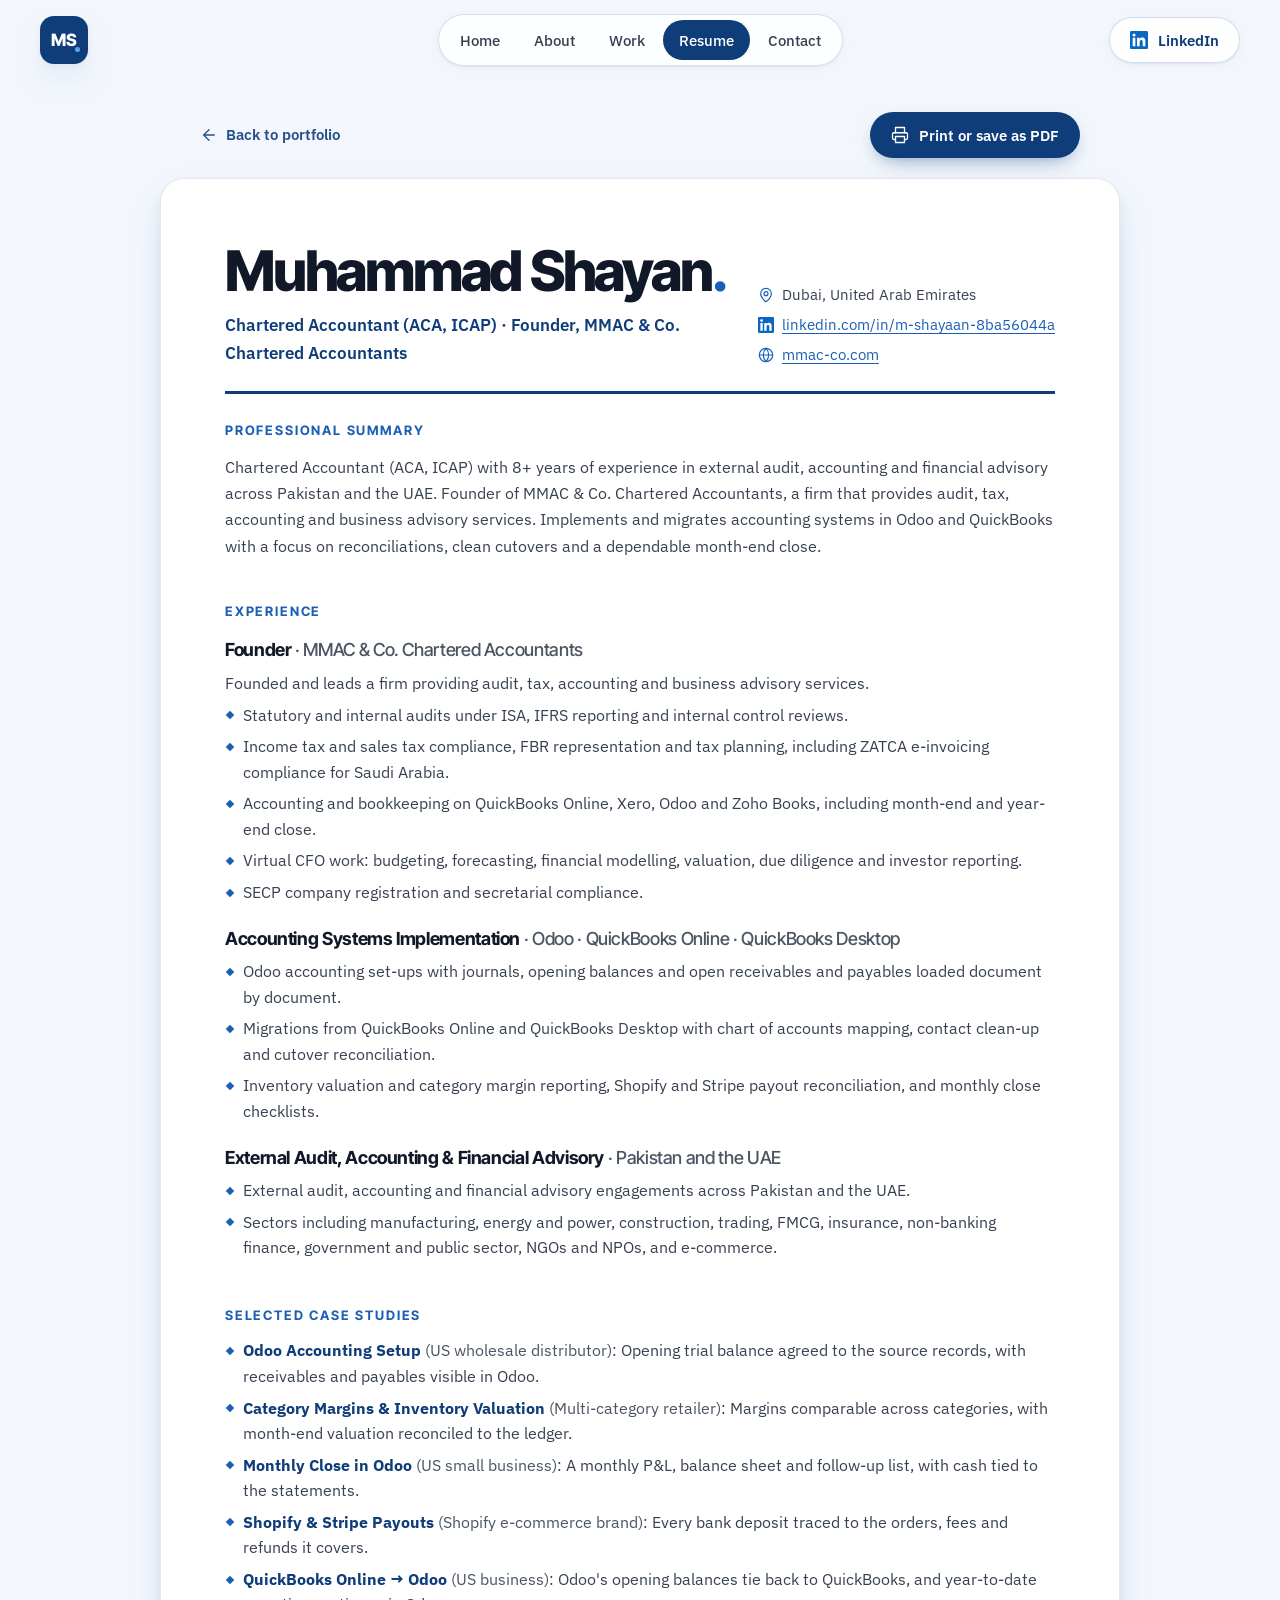
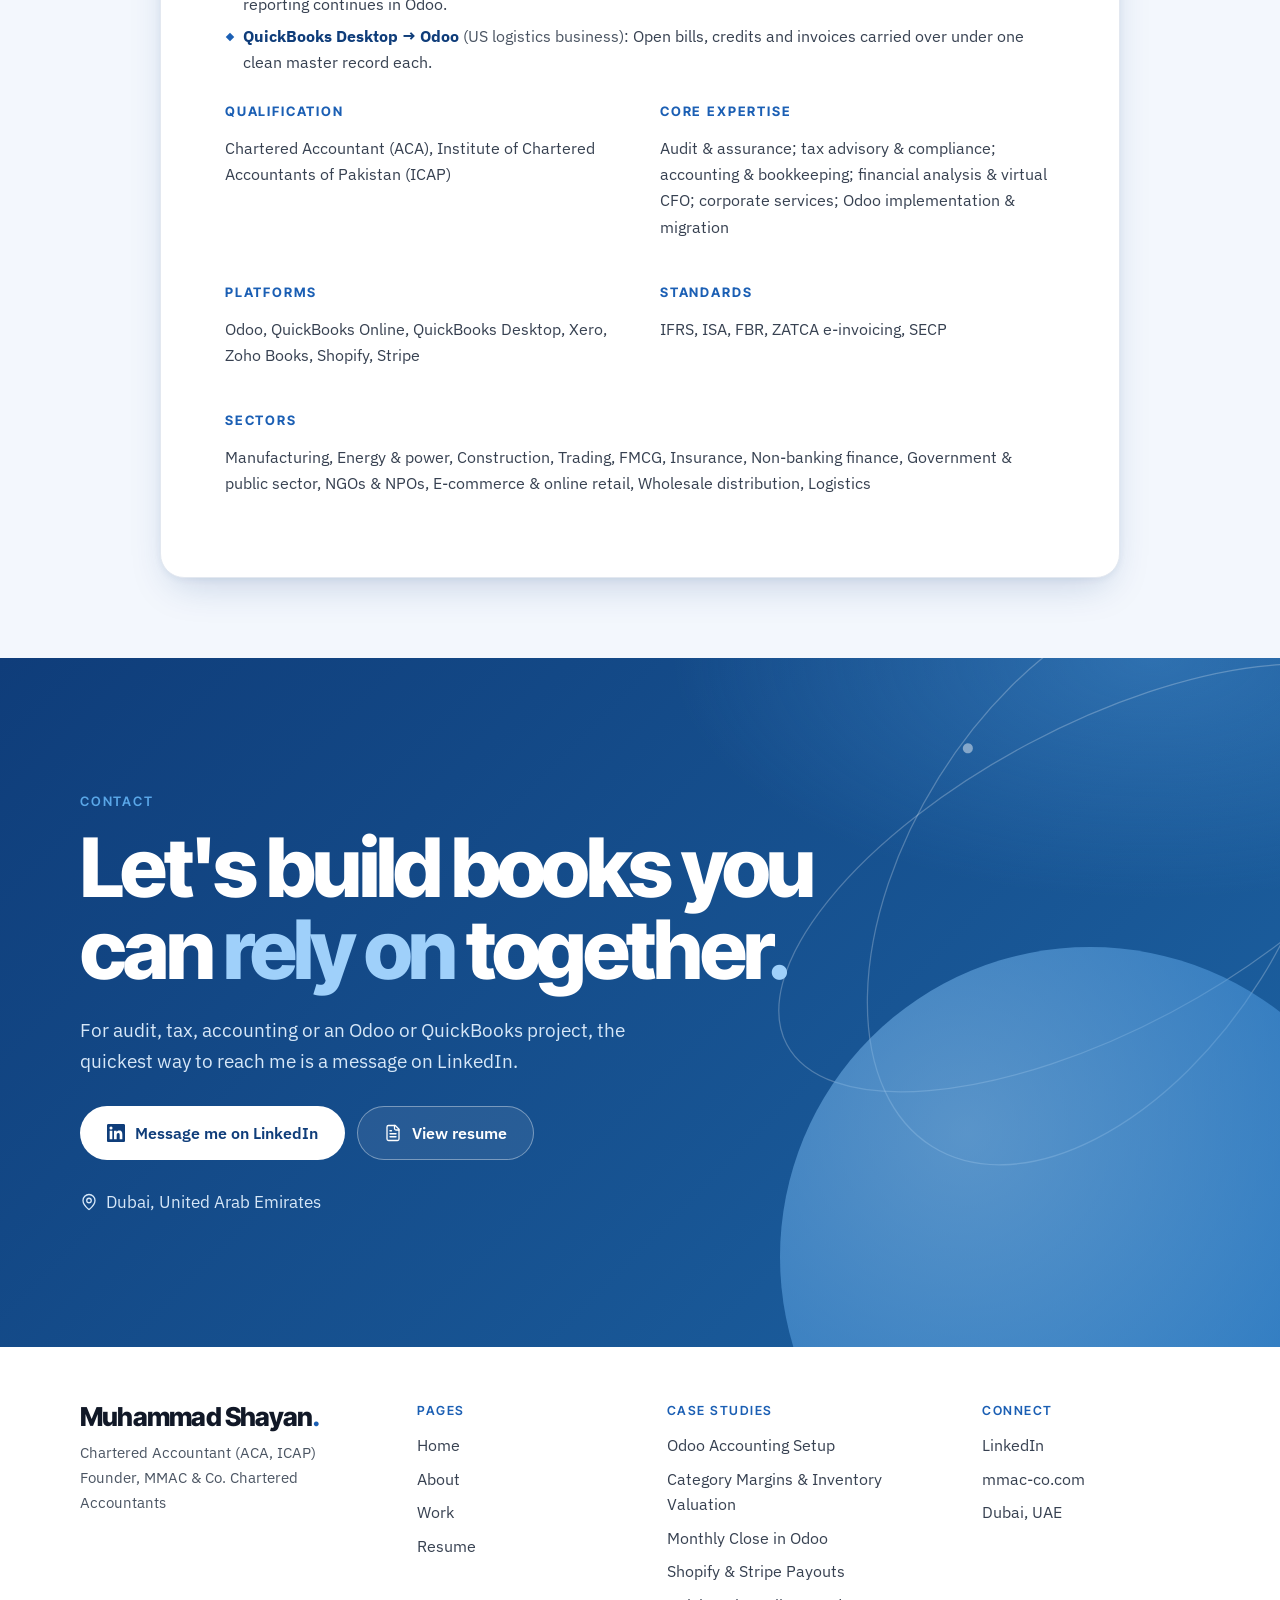
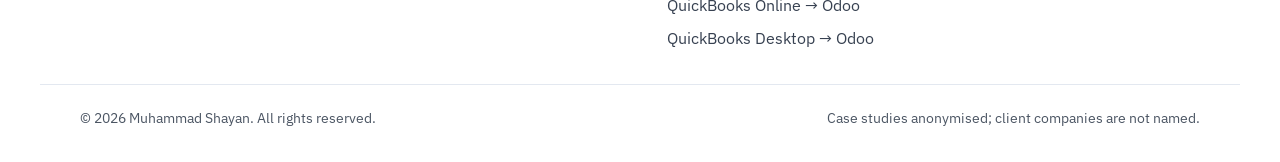
<file: resume.html>
<!doctype html>
<html lang="en">
<head>
<meta charset="utf-8">
<meta name="viewport" content="width=device-width, initial-scale=1">
<title>Resume · Muhammad Shayan</title>
<meta name="description" content="Chartered Accountant (ACA, ICAP) with 8+ years of experience in external audit, accounting and financial advisory across Pakistan and the UAE. Founder of MMAC &amp; Co. Chartered Accountants, a firm that provides audit, tax, accounting and business advisory services. Implements and migrates accounting systems in Odoo and QuickBooks with a focus on reconciliations, clean cutovers and a dependable month-end close.">
<meta name="author" content="Muhammad Shayan">
<meta property="og:type" content="website">
<meta property="og:title" content="Resume · Muhammad Shayan">
<meta property="og:description" content="Chartered Accountant (ACA, ICAP) with 8+ years of experience in external audit, accounting and financial advisory across Pakistan and the UAE. Founder of MMAC &amp; Co. Chartered Accountants, a firm that provides audit, tax, accounting and business advisory services. Implements and migrates accounting systems in Odoo and QuickBooks with a focus on reconciliations, clean cutovers and a dependable month-end close.">
<meta name="theme-color" content="#0F3D7A">
<link rel="icon" href="data:image/svg+xml,%3Csvg xmlns='http://www.w3.org/2000/svg' viewBox='0 0 64 64'%3E%3Crect width='64' height='64' rx='16' fill='%230F3D7A'/%3E%3Ctext x='32' y='42' font-family='Arial' font-weight='700' font-size='26' fill='white' text-anchor='middle'%3EMS%3C/text%3E%3Ccircle cx='49' cy='40' r='3.4' fill='%235AA7E8'/%3E%3C/svg%3E">
<link rel="preconnect" href="https://fonts.googleapis.com">
<link rel="preconnect" href="https://fonts.gstatic.com" crossorigin>
<link href="https://fonts.googleapis.com/css2?family=IBM+Plex+Mono:wght@400;500&family=IBM+Plex+Sans:wght@400;500;600&family=Inter+Tight:wght@500;600;700;800&display=swap" rel="stylesheet">
<link rel="stylesheet" href="assets/css/site.css">
<script>document.documentElement.classList.add('js')</script>
</head>
<body class="page-resume">
<a class="skip" href="#main">Skip to content</a>
<div class="progress" aria-hidden="true"><span></span></div><header class="topbar">
  <a class="mono" href="index.html" aria-label="Muhammad Shayan, home"><span>MS</span><i></i></a>
  <nav class="pill" aria-label="Primary">
    <a href="index.html#top" data-nav="home" class="nav-home">Home</a>
    <a href="index.html#about" data-nav="about" class="nav-about">About</a>
    <a href="index.html#work" data-nav="work" class="nav-work">Work</a>
    <a href="resume.html" data-nav="resume" class="nav-resume" aria-current="page">Resume</a>
    <a href="index.html#contact" data-nav="contact" class="nav-contact">Contact</a>
  </nav>
  <a class="btn btn-li" href="https://www.linkedin.com/in/m-shayaan-8ba56044a/" target="_blank" rel="noopener"><svg class="i" viewBox="0 0 24 24" fill="currentColor" aria-hidden="true"><path d="M20.45 20.45h-3.55v-5.57c0-1.33-.03-3.04-1.85-3.04-1.85 0-2.14 1.45-2.14 2.94v5.67H9.36V9h3.41v1.56h.05c.48-.9 1.64-1.85 3.37-1.85 3.6 0 4.27 2.37 4.27 5.46v6.28ZM5.34 7.43a2.06 2.06 0 1 1 0-4.13 2.06 2.06 0 0 1 0 4.13ZM7.12 20.45H3.56V9h3.56v11.45ZM22.22 0H1.77C.79 0 0 .77 0 1.73v20.54C0 23.23.79 24 1.77 24h20.45c.98 0 1.78-.77 1.78-1.73V1.73C24 .77 23.2 0 22.22 0Z"/></svg><span>LinkedIn</span><span class="sr">(opens in a new tab)</span></a>
</header><main id="main" class="resume-main">
<div class="wrap resume-tools">
  <a class="back" href="index.html"><svg class="i" viewBox="0 0 24 24" fill="none" stroke="currentColor" stroke-width="1.75" stroke-linecap="round" stroke-linejoin="round" aria-hidden="true"><path d="m12 19-7-7 7-7"/><path d="M19 12H5"/></svg>Back to portfolio</a>
  <button type="button" class="btn btn-primary" data-print><svg class="i" viewBox="0 0 24 24" fill="none" stroke="currentColor" stroke-width="1.75" stroke-linecap="round" stroke-linejoin="round" aria-hidden="true"><path d="M6 9V2h12v7"/><path d="M6 18H4a2 2 0 0 1-2-2v-5a2 2 0 0 1 2-2h16a2 2 0 0 1 2 2v5a2 2 0 0 1-2 2h-2"/><rect width="12" height="8" x="6" y="14"/></svg>Print or save as PDF</button>
</div>
<article class="wrap resume">
  <header class="r-head">
    <div>
      <h1 class="r-name">Muhammad Shayan<span class="dot">.</span></h1>
      <p class="r-title">Chartered Accountant (ACA, ICAP) · Founder, MMAC &amp; Co. Chartered Accountants</p>
    </div>
    <ul class="r-contact">
      <li><svg class="i" viewBox="0 0 24 24" fill="none" stroke="currentColor" stroke-width="1.75" stroke-linecap="round" stroke-linejoin="round" aria-hidden="true"><path d="M20 10c0 4.993-5.539 10.193-7.399 11.799a1 1 0 0 1-1.202 0C9.539 20.193 4 14.993 4 10a8 8 0 0 1 16 0"/><circle cx="12" cy="10" r="3"/></svg>Dubai, United Arab Emirates</li>
      <li><svg class="i" viewBox="0 0 24 24" fill="currentColor" aria-hidden="true"><path d="M20.45 20.45h-3.55v-5.57c0-1.33-.03-3.04-1.85-3.04-1.85 0-2.14 1.45-2.14 2.94v5.67H9.36V9h3.41v1.56h.05c.48-.9 1.64-1.85 3.37-1.85 3.6 0 4.27 2.37 4.27 5.46v6.28ZM5.34 7.43a2.06 2.06 0 1 1 0-4.13 2.06 2.06 0 0 1 0 4.13ZM7.12 20.45H3.56V9h3.56v11.45ZM22.22 0H1.77C.79 0 0 .77 0 1.73v20.54C0 23.23.79 24 1.77 24h20.45c.98 0 1.78-.77 1.78-1.73V1.73C24 .77 23.2 0 22.22 0Z"/></svg><a href="https://www.linkedin.com/in/m-shayaan-8ba56044a/" target="_blank" rel="noopener">linkedin.com/in/m-shayaan-8ba56044a</a></li>
      <li><svg class="i" viewBox="0 0 24 24" fill="none" stroke="currentColor" stroke-width="1.75" stroke-linecap="round" stroke-linejoin="round" aria-hidden="true"><circle cx="12" cy="12" r="10"/><path d="M12 2a14.5 14.5 0 0 0 0 20 14.5 14.5 0 0 0 0-20"/><path d="M2 12h20"/></svg><a href="https://mmac-co.com" target="_blank" rel="noopener">mmac-co.com</a></li>
    </ul>
  </header>
  <section class="r-sec"><h2>Professional summary</h2><p>Chartered Accountant (ACA, ICAP) with 8+ years of experience in external audit, accounting and financial advisory across Pakistan and the UAE. Founder of MMAC &amp; Co. Chartered Accountants, a firm that provides audit, tax, accounting and business advisory services. Implements and migrates accounting systems in Odoo and QuickBooks with a focus on reconciliations, clean cutovers and a dependable month-end close.</p></section>
  <section class="r-sec"><h2>Experience</h2>
    <div class="r-job"><h3>Founder <span>· MMAC &amp; Co. Chartered Accountants</span></h3><p>Founded and leads a firm providing audit, tax, accounting and business advisory services.</p><ul><li>Statutory and internal audits under ISA, IFRS reporting and internal control reviews.</li><li>Income tax and sales tax compliance, FBR representation and tax planning, including ZATCA e-invoicing compliance for Saudi Arabia.</li><li>Accounting and bookkeeping on QuickBooks Online, Xero, Odoo and Zoho Books, including month-end and year-end close.</li><li>Virtual CFO work: budgeting, forecasting, financial modelling, valuation, due diligence and investor reporting.</li><li>SECP company registration and secretarial compliance.</li></ul></div>
    <div class="r-job"><h3>Accounting Systems Implementation <span>· Odoo · QuickBooks Online · QuickBooks Desktop</span></h3><ul><li>Odoo accounting set-ups with journals, opening balances and open receivables and payables loaded document by document.</li><li>Migrations from QuickBooks Online and QuickBooks Desktop with chart of accounts mapping, contact clean-up and cutover reconciliation.</li><li>Inventory valuation and category margin reporting, Shopify and Stripe payout reconciliation, and monthly close checklists.</li></ul></div>
    <div class="r-job"><h3>External Audit, Accounting &amp; Financial Advisory <span>· Pakistan and the UAE</span></h3><ul><li>External audit, accounting and financial advisory engagements across Pakistan and the UAE.</li><li>Sectors including manufacturing, energy and power, construction, trading, FMCG, insurance, non-banking finance, government and public sector, NGOs and NPOs, and e-commerce.</li></ul></div>
  </section>
  <section class="r-sec"><h2>Selected case studies</h2>
    <ul class="r-cases"><li><a href="case-studies/odoo-accounting-setup.html"><b>Odoo Accounting Setup</b></a> <span class="r-c">(US wholesale distributor)</span>: Opening trial balance agreed to the source records, with receivables and payables visible in Odoo.</li><li><a href="case-studies/inventory-valuation-category-margins.html"><b>Category Margins &amp; Inventory Valuation</b></a> <span class="r-c">(Multi-category retailer)</span>: Margins comparable across categories, with month-end valuation reconciled to the ledger.</li><li><a href="case-studies/monthly-close.html"><b>Monthly Close in Odoo</b></a> <span class="r-c">(US small business)</span>: A monthly P&amp;L, balance sheet and follow-up list, with cash tied to the statements.</li><li><a href="case-studies/shopify-stripe-payout-reconciliation.html"><b>Shopify &amp; Stripe Payouts</b></a> <span class="r-c">(Shopify e-commerce brand)</span>: Every bank deposit traced to the orders, fees and refunds it covers.</li><li><a href="case-studies/quickbooks-online-to-odoo-migration.html"><b>QuickBooks Online → Odoo</b></a> <span class="r-c">(US business)</span>: Odoo's opening balances tie back to QuickBooks, and year-to-date reporting continues in Odoo.</li><li><a href="case-studies/quickbooks-desktop-to-odoo-logistics.html"><b>QuickBooks Desktop → Odoo</b></a> <span class="r-c">(US logistics business)</span>: Open bills, credits and invoices carried over under one clean master record each.</li></ul>
  </section>
  <div class="r-cols">
    <section class="r-sec"><h2>Qualification</h2><p>Chartered Accountant (ACA), Institute of Chartered Accountants of Pakistan (ICAP)</p></section>
    <section class="r-sec"><h2>Core expertise</h2><p>Audit &amp; assurance; tax advisory &amp; compliance; accounting &amp; bookkeeping; financial analysis &amp; virtual CFO; corporate services; Odoo implementation &amp; migration</p></section>
    <section class="r-sec"><h2>Platforms</h2><p>Odoo, QuickBooks Online, QuickBooks Desktop, Xero, Zoho Books, Shopify, Stripe</p></section>
    <section class="r-sec"><h2>Standards</h2><p>IFRS, ISA, FBR, ZATCA e-invoicing, SECP</p></section>
  </div>
  <section class="r-sec"><h2>Sectors</h2><p>Manufacturing, Energy & power, Construction, Trading, FMCG, Insurance, Non-banking finance, Government & public sector, NGOs & NPOs, E-commerce & online retail, Wholesale distribution, Logistics</p></section>
</article>
</main>
<footer class="footer" id="contact">
  <div class="footer-band">
    <svg class="orbit orbit-footer" viewBox="0 0 600 600" fill="none" aria-hidden="true">
  <ellipse cx="300" cy="300" rx="280" ry="120" transform="rotate(-28 300 300)" stroke="currentColor" stroke-width="1"/>
  <ellipse cx="300" cy="300" rx="250" ry="150" transform="rotate(-58 300 300)" stroke="currentColor" stroke-width="1"/>
  <circle class="orb-dot" cx="0" cy="0" r="4" fill="currentColor"><animateMotion dur="18s" repeatCount="indefinite" rotate="auto" path="M300,180 a280,120 -28 1,0 1,0"/></circle>
</svg>
    <div class="wrap">
      <p class="eyebrow eyebrow-light">Contact</p>
      <h2 class="closing reveal">Let's build books you can <span class="hl">rely on</span> together<span class="dot">.</span></h2>
      <p class="footer-lead reveal">For audit, tax, accounting or an Odoo or QuickBooks project, the quickest way to reach me is a message on LinkedIn.</p>
      <div class="cta-row reveal">
        <a class="btn btn-white btn-lg" href="https://www.linkedin.com/in/m-shayaan-8ba56044a/" target="_blank" rel="noopener"><svg class="i" viewBox="0 0 24 24" fill="currentColor" aria-hidden="true"><path d="M20.45 20.45h-3.55v-5.57c0-1.33-.03-3.04-1.85-3.04-1.85 0-2.14 1.45-2.14 2.94v5.67H9.36V9h3.41v1.56h.05c.48-.9 1.64-1.85 3.37-1.85 3.6 0 4.27 2.37 4.27 5.46v6.28ZM5.34 7.43a2.06 2.06 0 1 1 0-4.13 2.06 2.06 0 0 1 0 4.13ZM7.12 20.45H3.56V9h3.56v11.45ZM22.22 0H1.77C.79 0 0 .77 0 1.73v20.54C0 23.23.79 24 1.77 24h20.45c.98 0 1.78-.77 1.78-1.73V1.73C24 .77 23.2 0 22.22 0Z"/></svg>Message me on LinkedIn<span class="sr">(opens in a new tab)</span></a>
        <a class="btn btn-ghost-light btn-lg" href="resume.html"><svg class="i" viewBox="0 0 24 24" fill="none" stroke="currentColor" stroke-width="1.75" stroke-linecap="round" stroke-linejoin="round" aria-hidden="true"><path d="M15 2H6a2 2 0 0 0-2 2v16a2 2 0 0 0 2 2h12a2 2 0 0 0 2-2V7Z"/><path d="M14 2v4a2 2 0 0 0 2 2h4"/><path d="M10 9H8"/><path d="M16 13H8"/><path d="M16 17H8"/></svg>View resume</a>
      </div>
      <p class="footer-loc"><svg class="i" viewBox="0 0 24 24" fill="none" stroke="currentColor" stroke-width="1.75" stroke-linecap="round" stroke-linejoin="round" aria-hidden="true"><path d="M20 10c0 4.993-5.539 10.193-7.399 11.799a1 1 0 0 1-1.202 0C9.539 20.193 4 14.993 4 10a8 8 0 0 1 16 0"/><circle cx="12" cy="10" r="3"/></svg>Dubai, United Arab Emirates</p>
    </div>
  </div>
  <div class="wrap footer-cols">
    <div>
      <p class="f-name">Muhammad Shayan<span class="dot">.</span></p>
      <p class="f-sub">Chartered Accountant (ACA, ICAP)<br>Founder, MMAC &amp; Co. Chartered Accountants</p>
    </div>
    <div>
      <p class="f-h">Pages</p>
      <ul><li><a href="index.html#top">Home</a></li><li><a href="index.html#about">About</a></li><li><a href="index.html#work">Work</a></li><li><a href="resume.html">Resume</a></li></ul>
    </div>
    <div>
      <p class="f-h">Case studies</p>
      <ul><li><a href="case-studies/odoo-accounting-setup.html">Odoo Accounting Setup</a></li><li><a href="case-studies/inventory-valuation-category-margins.html">Category Margins &amp; Inventory Valuation</a></li><li><a href="case-studies/monthly-close.html">Monthly Close in Odoo</a></li><li><a href="case-studies/shopify-stripe-payout-reconciliation.html">Shopify &amp; Stripe Payouts</a></li><li><a href="case-studies/quickbooks-online-to-odoo-migration.html">QuickBooks Online → Odoo</a></li><li><a href="case-studies/quickbooks-desktop-to-odoo-logistics.html">QuickBooks Desktop → Odoo</a></li></ul>
    </div>
    <div>
      <p class="f-h">Connect</p>
      <ul><li><a href="https://www.linkedin.com/in/m-shayaan-8ba56044a/" target="_blank" rel="noopener">LinkedIn<span class="sr">(opens in a new tab)</span></a></li><li><a href="https://mmac-co.com" target="_blank" rel="noopener">mmac-co.com<span class="sr">(opens in a new tab)</span></a></li><li>Dubai, UAE</li></ul>
    </div>
  </div>
  <div class="wrap footer-base"><span>© 2026 Muhammad Shayan. All rights reserved.</span><span>Case studies anonymised; client companies are not named.</span></div>
</footer><script src="assets/js/site.js" defer></script>
</body>
</html>
</file>
<file: assets/css/site.css>
/* Muhammad Shayan · portfolio
   Palette from the content brief (8.2); type pairing from UI UX Pro Max "Financial Trust"
   (IBM Plex) with Inter Tight for display headings (brief 8.3). */

:root {
  --blue: #1B5FB4;
  --deep: #0F3D7A;
  --navy: #0A2A55;
  --banner: #1D63A3;
  --sky: #5AA7E8;
  --mist: #E8F1FC;
  --mist-2: #F3F7FD;
  --ink: #111827;
  --ink-2: #374151;
  --muted: #4B5563;
  --line: #E3E8F0;
  --line-2: #CFD9E8;
  --bg: #FFFFFF;
  --ok: #157F3D;
  --ok-bg: #E7F6EC;
  --warn: #B4531B;

  --f-display: 'Inter Tight', 'IBM Plex Sans', system-ui, -apple-system, 'Segoe UI', sans-serif;
  --f-body: 'IBM Plex Sans', system-ui, -apple-system, 'Segoe UI', sans-serif;
  --f-mono: 'IBM Plex Mono', ui-monospace, 'SF Mono', Menlo, monospace;

  --r-sm: 10px;
  --r: 16px;
  --r-lg: 24px;
  --r-xl: 32px;
  --shadow-1: 0 1px 2px rgba(15, 61, 122, .06), 0 2px 8px rgba(15, 61, 122, .05);
  --shadow-2: 0 2px 6px rgba(15, 61, 122, .06), 0 16px 40px -12px rgba(15, 61, 122, .22);
  --shadow-3: 0 30px 80px -24px rgba(10, 42, 85, .35);
  --ease-out: cubic-bezier(.22, 1, .36, 1);
  --t-fast: 160ms;
  --t: 260ms;
  --t-slow: 640ms;
  --wrap: 1200px;
  --gutter: clamp(20px, 4vw, 40px);
}

*, *::before, *::after { box-sizing: border-box; }
html { -webkit-text-size-adjust: 100%; scroll-behavior: smooth; scroll-padding-top: 96px; }
body {
  margin: 0; background: var(--bg); color: var(--ink);
  font: 400 17px/1.65 var(--f-body);
  -webkit-font-smoothing: antialiased; text-rendering: optimizeLegibility;
  overflow-x: hidden;
  overflow-x: clip;
}
.about { overflow-x: clip; }
img { max-width: 100%; height: auto; display: block; }
a { color: var(--blue); text-decoration-thickness: 1px; text-underline-offset: 3px; }
a:hover { color: var(--deep); }
h1, h2, h3 { font-family: var(--f-display); color: var(--ink); margin: 0; letter-spacing: -.02em; text-wrap: balance; }
p { margin: 0 0 1em; }
ul, ol { margin: 0; padding: 0; }
button { font: inherit; }
:focus-visible { outline: 3px solid var(--sky); outline-offset: 3px; border-radius: 6px; }
.sr { position: absolute !important; width: 1px; height: 1px; padding: 0; margin: -1px; overflow: hidden; clip: rect(0 0 0 0); white-space: nowrap; border: 0; }
.skip { position: fixed; left: 16px; top: -60px; z-index: 1000; background: var(--deep); color: #fff; padding: 10px 16px; border-radius: 10px; transition: top var(--t-fast); }
.skip:focus { top: 12px; color: #fff; }

.wrap { width: 100%; max-width: var(--wrap); margin-inline: auto; padding-inline: var(--gutter); }
.dot { color: var(--blue); }
.hl { color: var(--blue); }
.num { font-family: var(--f-mono); font-variant-numeric: tabular-nums; }
.i { width: 20px; height: 20px; flex: none; }

/* progress bar */
.progress { position: fixed; inset: 0 0 auto; height: 3px; z-index: 60; pointer-events: none; }
.progress span { display: block; height: 100%; width: 100%; transform-origin: 0 50%; transform: scaleX(var(--p, 0)); background: linear-gradient(90deg, var(--blue), var(--sky)); }

/* ---------- buttons ---------- */
.btn {
  --h: 46px;
  display: inline-flex; align-items: center; justify-content: center; gap: 10px;
  min-height: var(--h); padding: 0 20px; border-radius: 999px; border: 1.5px solid transparent;
  font: 600 15px/1 var(--f-body); text-decoration: none; cursor: pointer; white-space: nowrap;
  transition: background-color var(--t-fast), color var(--t-fast), border-color var(--t-fast), transform var(--t-fast) var(--ease-out), box-shadow var(--t);
  touch-action: manipulation;
}
.btn .i { width: 18px; height: 18px; }
.btn:active { transform: scale(.97); }
.btn-lg { --h: 54px; padding: 0 26px; font-size: 16px; }
.btn-sm { --h: 40px; padding: 0 16px; font-size: 14px; }
.btn-primary { background: var(--deep); color: #fff; box-shadow: 0 8px 20px -8px rgba(15, 61, 122, .55); }
.btn-primary:hover { background: var(--blue); color: #fff; }
.btn-primary .i { transition: transform var(--t) var(--ease-out); }
.btn-primary:hover .i:last-child { transform: translateX(3px); }
.btn-outline { background: #fff; color: var(--deep); border-color: var(--line-2); }
.btn-outline:hover { border-color: var(--deep); color: var(--deep); background: var(--mist-2); }
.btn-white { background: #fff; color: var(--deep); }
.btn-white:hover { background: var(--mist); color: var(--deep); }
.btn-ghost-light { background: rgba(255, 255, 255, .08); color: #fff; border-color: rgba(255, 255, 255, .38); }
.btn-ghost-light:hover { background: rgba(255, 255, 255, .16); color: #fff; border-color: #fff; }
.btn-meta { font: 500 12px/1 var(--f-mono); padding: 5px 8px; border-radius: 999px; background: var(--mist); color: var(--deep); }
.cta-row { display: flex; flex-wrap: wrap; gap: 12px; margin-top: 28px; }

.eyebrow { display: inline-flex; align-items: center; gap: 10px; font: 600 13px/1.2 var(--f-display); letter-spacing: .14em; text-transform: uppercase; color: var(--blue); margin-bottom: 18px; }
.eyebrow-light { color: var(--sky); }
.live { width: 8px; height: 8px; border-radius: 50%; background: var(--ok); box-shadow: 0 0 0 0 rgba(21, 127, 61, .5); animation: pulse 2.4s infinite; }
@keyframes pulse { 0% { box-shadow: 0 0 0 0 rgba(21, 127, 61, .45); } 70% { box-shadow: 0 0 0 9px rgba(21, 127, 61, 0); } 100% { box-shadow: 0 0 0 0 rgba(21, 127, 61, 0); } }
.h2 { font-size: clamp(32px, 4.4vw, 54px); line-height: 1.06; font-weight: 700; letter-spacing: -.03em; }
.h3 { font-size: clamp(24px, 2.4vw, 30px); line-height: 1.15; font-weight: 700; margin-bottom: 22px; }
.h2 + .lead { margin-top: 20px; }
.lead { font-size: clamp(17px, 1.4vw, 19px); color: var(--ink-2); max-width: 60ch; }
.section { padding-block: clamp(72px, 10vw, 128px); position: relative; }
.chip { display: inline-flex; align-items: center; gap: 6px; padding: 4px 10px; border-radius: 999px; font: 600 12px/1.4 var(--f-body); }
.chip-soft { background: var(--mist); color: var(--deep); }

/* ---------- top bar ---------- */
.topbar {
  position: fixed; top: 14px; left: 0; right: 0; z-index: 50;
  display: grid; grid-template-columns: 1fr auto 1fr; align-items: center; gap: 12px;
  padding-inline: var(--gutter); pointer-events: none;
}
.topbar > * { pointer-events: auto; }
.mono { justify-self: start; display: inline-grid; place-items: center; position: relative; width: 48px; height: 48px; border-radius: 14px; background: var(--deep); color: #fff; text-decoration: none; font: 800 17px/1 var(--f-display); letter-spacing: -.02em; box-shadow: var(--shadow-2); transition: transform var(--t) var(--ease-out); }
.mono:hover { color: #fff; transform: rotate(-4deg); }
.mono i { position: absolute; right: 8px; bottom: 12px; width: 5px; height: 5px; border-radius: 50%; background: var(--sky); }
.pill {
  display: flex; gap: 2px; padding: 5px; border-radius: 999px;
  background: rgba(255, 255, 255, .82); backdrop-filter: saturate(1.6) blur(14px); -webkit-backdrop-filter: saturate(1.6) blur(14px);
  border: 1px solid rgba(207, 217, 232, .8); box-shadow: var(--shadow-1);
}
.pill a { padding: 10px 16px; min-height: 40px; display: inline-flex; align-items: center; border-radius: 999px; color: var(--ink-2); font: 500 15px/1 var(--f-body); text-decoration: none; transition: background-color var(--t-fast), color var(--t-fast); }
.pill a:hover { color: var(--deep); background: var(--mist); }
.pill a[aria-current="page"] { background: var(--deep); color: #fff; }
.btn-li { justify-self: end; --h: 46px; background: rgba(255, 255, 255, .88); color: var(--deep); border-color: rgba(207, 217, 232, .9); backdrop-filter: blur(14px); -webkit-backdrop-filter: blur(14px); box-shadow: var(--shadow-1); }
.btn-li:hover { background: var(--deep); color: #fff; border-color: var(--deep); }
.btn-li svg { color: #0A66C2; transition: color var(--t-fast); }
.btn-li:hover svg { color: #fff; }

/* ---------- orbit decoration ---------- */
.orbit { position: absolute; pointer-events: none; color: var(--sky); }
.orbit ellipse { opacity: .55; }
.orbit-hero { width: min(820px, 90vw); right: -14%; top: -12%; color: #9CC6EE; }
.orbit-footer { width: 760px; right: -200px; top: -160px; color: rgba(255, 255, 255, .45); }
.orbit-case { width: 680px; right: -160px; top: -200px; color: rgba(255, 255, 255, .4); }

/* ---------- hero ---------- */
.hero { position: relative; padding-top: clamp(120px, 14vw, 168px); overflow: hidden; background:
  radial-gradient(900px 520px at 85% 10%, rgba(90, 167, 232, .18), transparent 60%),
  radial-gradient(700px 420px at 0% 100%, rgba(27, 95, 180, .07), transparent 60%),
  linear-gradient(#fff, var(--mist-2)); }
.hero::before { content: ""; position: absolute; inset: 0; pointer-events: none; opacity: .5;
  background-image: linear-gradient(var(--line) 1px, transparent 1px), linear-gradient(90deg, var(--line) 1px, transparent 1px);
  background-size: 56px 56px; mask-image: radial-gradient(ellipse 70% 60% at 70% 30%, #000 20%, transparent 75%); -webkit-mask-image: radial-gradient(ellipse 70% 60% at 70% 30%, #000 20%, transparent 75%); }
.hero-grid { position: relative; display: grid; grid-template-columns: 1fr 1fr; gap: clamp(32px, 5vw, 72px); align-items: center; padding-bottom: clamp(56px, 7vw, 96px); }
.name { font-size: clamp(54px, 7.6vw, 108px); line-height: .92; font-weight: 800; letter-spacing: -.045em; color: var(--ink); }
.tagline { margin: 22px 0 18px; font: 700 clamp(20px, 2.1vw, 28px)/1.2 var(--f-display); letter-spacing: -.01em; color: var(--deep); }
.hero .lead { margin-bottom: 0; }
.hero-meta { list-style: none; display: flex; flex-wrap: wrap; gap: 10px 22px; margin-top: 30px; color: var(--muted); font-size: 15px; }
.hero-meta li { display: inline-flex; align-items: center; gap: 8px; }
.hero-meta .i { width: 18px; height: 18px; color: var(--blue); }

.hero-visual { position: relative; padding: 28px 0 40px; }
.ledger { position: relative; background: #fff; border: 1px solid var(--line); border-radius: var(--r-lg); box-shadow: var(--shadow-3); padding: 22px 22px 18px; transform: rotate(-1.2deg); }
.ledger::after { content: ""; position: absolute; inset: auto 22px -14px; height: 28px; border-radius: 0 0 var(--r-lg) var(--r-lg); background: var(--mist); z-index: -1; transform: rotate(2deg); }
.ledger-head { display: flex; justify-content: space-between; align-items: flex-start; gap: 12px; padding-bottom: 14px; border-bottom: 1px solid var(--line); }
.ledger-k { margin: 0; font: 600 12px/1.3 var(--f-display); letter-spacing: .12em; text-transform: uppercase; color: var(--blue); }
.ledger-t { margin: 4px 0 0; font: 700 18px/1.2 var(--f-display); }
.ledger-cols, .ledger-row, .ledger-foot { display: grid; grid-template-columns: minmax(0,1.7fr) minmax(0,1fr) minmax(0,1fr) 24px; gap: 12px; align-items: center; }
.ledger-cols { padding: 12px 0 6px; font: 600 11.5px/1 var(--f-body); letter-spacing: .08em; text-transform: uppercase; color: var(--muted); }
.ledger-cols span:nth-child(2), .ledger-cols span:nth-child(3), .ledger-row .num, .ledger-foot .num { text-align: right; }
.ledger-row { padding: 10px 0; border-bottom: 1px dashed var(--line); font-size: 14px; white-space: nowrap; color: var(--ink-2); }
.ledger-row .num { font-size: 13.5px; color: var(--ink); }
.ledger-row .num:nth-child(3) { color: var(--deep); font-weight: 500; }
.tick { width: 22px; height: 22px; border-radius: 50%; display: grid; place-items: center; background: var(--ok-bg); color: var(--ok); }
.tick .i { width: 14px; height: 14px; stroke-width: 2.5; }
.ledger-foot { grid-template-columns: 1fr auto auto; gap: 16px; margin-top: 12px; padding: 12px 14px; border-radius: 12px; background: var(--mist-2); font-weight: 600; }
.ledger-foot .diff { font-size: 16px; color: var(--ok); }
.stamp { display: inline-flex; align-items: center; gap: 6px; padding: 6px 12px; border: 2px solid var(--ok); border-radius: 8px; color: var(--ok); font: 800 12px/1 var(--f-display); letter-spacing: .12em; text-transform: uppercase; transform: rotate(-6deg); }
.stamp .i { width: 14px; height: 14px; stroke-width: 3; }
.float { position: absolute; display: flex; align-items: center; gap: 10px; background: #fff; border: 1px solid var(--line); border-radius: 14px; box-shadow: var(--shadow-2); padding: 12px 14px; font-size: 14px; color: var(--ink-2); animation: bob 6s ease-in-out infinite; }
.float b { color: var(--ink); }
.float .i { color: var(--ok); }
.float-a { left: -34px; bottom: 6px; }
.float-b { right: -18px; top: -18px; flex-direction: column; align-items: flex-start; gap: 2px; animation-delay: -3s; background: var(--deep); border-color: var(--deep); color: #cfe3f7; }
.float-b .num { font-size: 20px; color: #fff; font-weight: 500; }
.float-k { font: 600 11px/1.2 var(--f-body); letter-spacing: .1em; text-transform: uppercase; }
.float-s { font-size: 12px; }
@keyframes bob { 50% { transform: translateY(-8px); } }

/* ledger animation states (JS adds .is-run) */
.js .ledger:not(.is-done) .ledger-row { opacity: 0; transform: translateY(6px); }
.js .ledger:not(.is-done) .tick, .js .ledger:not(.is-done) .stamp { opacity: 0; transform: scale(.4); }
.ledger.is-run .ledger-row { opacity: 1; transform: none; transition: opacity 420ms var(--ease-out), transform 420ms var(--ease-out); transition-delay: calc(var(--i) * 260ms); }
.ledger.is-run .tick { opacity: 1; transform: none; transition: opacity 300ms, transform 420ms cubic-bezier(.34, 1.56, .64, 1); transition-delay: calc(var(--i) * 260ms + 520ms); }
.ledger.is-stamped .stamp { opacity: 1; transform: rotate(-6deg); transition: opacity 200ms, transform 420ms cubic-bezier(.34, 1.56, .64, 1); }

/* marquee */
.marquee { position: relative; border-block: 1px solid var(--line); background: #fff; overflow: hidden; display: flex; align-items: center; }
.marquee-track { display: flex; width: max-content; animation: scroll-x 38s linear infinite; }
.marquee.is-paused .marquee-track { animation-play-state: paused; }
.marquee-set { display: flex; align-items: center; gap: 28px; padding: 22px 14px; }
.marquee-set span { font: 600 clamp(18px, 1.8vw, 22px)/1 var(--f-display); color: var(--deep); letter-spacing: -.01em; white-space: nowrap; }
.marquee-set i { width: 7px; height: 7px; background: var(--sky); transform: rotate(45deg); flex: none; }
.marquee-toggle { position: absolute; right: 12px; top: 50%; translate: 0 -50%; width: 40px; height: 40px; border-radius: 50%; border: 1px solid var(--line-2); background: #fff; color: var(--deep); display: grid; place-items: center; cursor: pointer; box-shadow: 0 0 0 10px #fff; }
.marquee-toggle:hover { background: var(--mist); }
.marquee-toggle .i { width: 16px; height: 16px; }
.marquee-toggle .i-play, .marquee.is-paused .marquee-toggle .i-pause { display: none; }
.marquee.is-paused .marquee-toggle .i-play { display: block; }
@keyframes scroll-x { to { transform: translateX(-50%); } }

/* ---------- about ---------- */
.about-grid { display: grid; grid-template-columns: 1fr 1fr; gap: clamp(32px, 6vw, 96px); align-items: start; }
.about-copy p { font-size: 18px; color: var(--ink-2); }
.stats { display: grid; grid-template-columns: repeat(4, 1fr); gap: 0; margin-top: clamp(48px, 6vw, 80px); border-top: 1px solid var(--line); }
.stat { padding: 28px 24px 0 0; }
.stat + .stat { padding-left: 24px; border-left: 1px solid var(--line); }
.stat-n { margin: 0; font: 800 clamp(52px, 6.4vw, 88px)/1 var(--f-display); letter-spacing: -.05em; color: var(--blue); font-variant-numeric: tabular-nums; }
.stat-l { margin: 10px 0 0; color: var(--muted); font-size: 15px; max-width: 22ch; }
.ticker { margin-top: clamp(56px, 7vw, 96px); background: var(--deep); color: #fff; overflow: hidden; transform: rotate(-1.2deg); margin-inline: -20px; }
.ticker-track { display: flex; width: max-content; animation: scroll-x 46s linear infinite; }
.ticker:hover .ticker-track { animation-play-state: paused; }
.ticker-set { list-style: none; display: flex; align-items: center; }
.ticker-set li { display: flex; align-items: center; gap: 26px; padding: 22px 13px; font: 700 clamp(20px, 2.2vw, 28px)/1 var(--f-display); letter-spacing: -.01em; white-space: nowrap; }
.ticker-set li::after { content: ""; width: 12px; height: 12px; background: var(--sky); transform: rotate(45deg); }

/* ---------- featured ---------- */
.featured { background: var(--mist-2); border-block: 1px solid var(--line); }
.feat-grid { display: grid; grid-template-columns: .9fr 1.1fr; gap: clamp(32px, 6vw, 80px); align-items: center; }
.checks { list-style: none; display: grid; gap: 12px; margin-top: 24px; }
.checks li { display: grid; grid-template-columns: 26px 1fr; gap: 12px; align-items: start; color: var(--ink-2); }
.checks .i { width: 26px; height: 26px; padding: 5px; border-radius: 50%; background: var(--ok-bg); color: var(--ok); stroke-width: 2.5; margin-top: 1px; }
.feat-visual { position: relative; }
.path-card { position: relative; z-index: 2; background: #fff; border: 1px solid var(--line); border-radius: var(--r-lg); padding: 26px; box-shadow: var(--shadow-2); }
.path-k { font: 600 12.5px/1.3 var(--f-display); letter-spacing: .12em; text-transform: uppercase; color: var(--blue); margin-bottom: 22px; }
.path { list-style: none; display: grid; grid-template-columns: repeat(5, 1fr); position: relative; }
.path::before { content: ""; position: absolute; left: 10%; right: 10%; top: 21px; height: 2px; background: repeating-linear-gradient(90deg, var(--line-2) 0 8px, transparent 8px 14px); }
.path::after { content: ""; position: absolute; top: 16px; left: 10%; width: 12px; height: 12px; border-radius: 50%; background: var(--sky); box-shadow: 0 0 0 6px rgba(90, 167, 232, .25); animation: travel 5s var(--ease-out) infinite; }
@keyframes travel { 0% { left: 10%; opacity: 0; } 8% { opacity: 1; } 85% { left: calc(90% - 12px); opacity: 1; } 100% { left: calc(90% - 12px); opacity: 0; } }
.path li { position: relative; display: flex; flex-direction: column; align-items: center; text-align: center; padding: 0 4px; }
.path-n { position: relative; z-index: 1; width: 44px; height: 44px; border-radius: 50%; display: grid; place-items: center; background: var(--deep); color: #fff; font: 700 16px/1 var(--f-display); box-shadow: 0 0 0 6px #fff; }
.path li:last-child .path-n { background: var(--ok); }
.path-a { margin-top: 14px; font: 700 15px/1.2 var(--f-display); color: var(--ink); }
.path-b { margin-top: 4px; font-size: 13px; line-height: 1.35; color: var(--muted); }
.path-note { display: grid; grid-template-columns: 22px 1fr; gap: 10px; margin-top: 24px; padding: 14px 16px; background: var(--mist-2); border-radius: 12px; font-size: 14.5px; color: var(--ink-2); }
.path-note .i { color: var(--blue); }
.feat-shot { margin: -26px 0 0 auto; width: 82%; position: relative; z-index: 1; transform: translateX(6%); }
.feat-shot img { border-radius: var(--r); box-shadow: var(--shadow-3); }
.feat-shot figcaption, .work-media figcaption { margin-top: 8px; font-size: 12.5px; color: var(--muted); text-align: right; }

/* ---------- credentials ---------- */
.creds { padding-block: clamp(56px, 7vw, 88px); }
.shelf { display: grid; grid-template-columns: repeat(4, 1fr); gap: 16px; }
.cred { position: relative; padding: 26px 22px 22px; border-radius: var(--r-lg); border: 1px solid var(--line); background: linear-gradient(180deg, #fff, var(--mist-2)); transition: transform var(--t) var(--ease-out), box-shadow var(--t), border-color var(--t); }
.cred:hover { transform: translateY(-4px); box-shadow: var(--shadow-2); border-color: var(--line-2); }
.cred-i { width: 40px; height: 40px; padding: 9px; border-radius: 12px; background: var(--deep); color: #fff; margin-bottom: 18px; }
.cred-k { margin: 0 0 6px; font: 600 12px/1.2 var(--f-display); letter-spacing: .12em; text-transform: uppercase; color: var(--blue); }
.cred-v { margin: 0 0 6px; font: 700 21px/1.2 var(--f-display); color: var(--ink); letter-spacing: -.01em; }
.cred-s { margin: 0; font-size: 14.5px; color: var(--muted); line-height: 1.5; }

/* ---------- works ---------- */
.works { background: linear-gradient(180deg, #fff, var(--mist-2) 60%, #fff); }
.works-head { display: grid; grid-template-columns: 1fr auto; gap: 24px; align-items: end; margin-bottom: 40px; }
.works-head .lead { margin-bottom: 0; }
.filters { display: flex; flex-wrap: wrap; gap: 8px; justify-content: flex-end; }
.filter { min-height: 44px; padding: 0 16px; border-radius: 999px; border: 1px solid var(--line-2); background: #fff; color: var(--ink-2); font: 500 14.5px/1 var(--f-body); cursor: pointer; display: inline-flex; align-items: center; gap: 8px; transition: background-color var(--t-fast), color var(--t-fast), border-color var(--t-fast); }
.filter span { font: 500 12px/1 var(--f-mono); padding: 4px 7px; border-radius: 999px; background: var(--mist); color: var(--deep); }
.filter:hover { border-color: var(--deep); color: var(--deep); }
.filter[aria-pressed="true"] { background: var(--deep); border-color: var(--deep); color: #fff; }
.filter[aria-pressed="true"] span { background: rgba(255, 255, 255, .18); color: #fff; }
.work-grid { display: grid; grid-template-columns: repeat(3, 1fr); gap: 22px; }
.work[hidden] { display: none; }
.work-link { display: flex; flex-direction: column; height: 100%; border-radius: var(--r-lg); background: #fff; border: 1px solid var(--line); text-decoration: none; color: inherit; overflow: hidden; transition: transform var(--t) var(--ease-out), box-shadow var(--t), border-color var(--t); }
.work-link:hover { transform: translateY(-6px); box-shadow: var(--shadow-2); border-color: var(--line-2); color: inherit; }
.work-media { position: relative; aspect-ratio: 660 / 420; background: #1a1430; overflow: hidden; }
.work-media img { width: 100%; height: 100%; object-fit: cover; transition: transform 700ms var(--ease-out); }
.work-link:hover .work-media img { transform: scale(1.04); }
.work-n { position: absolute; left: 14px; bottom: 14px; font: 700 13px/1 var(--f-mono); padding: 7px 10px; border-radius: 999px; background: rgba(255, 255, 255, .95); color: var(--deep); }
.work-body { display: flex; flex-direction: column; flex: 1; padding: 20px 22px 22px; }
.work-tags { display: flex; flex-wrap: wrap; gap: 6px; margin: 0 0 12px; }
.work-tags span { font: 500 12.5px/1 var(--f-body); padding: 6px 10px; border-radius: 999px; background: var(--mist); color: var(--deep); }
.work-tags span + span { background: transparent; border: 1px solid var(--line); color: var(--muted); }
.work-t { font-size: 22px; line-height: 1.2; font-weight: 700; margin-bottom: 10px; }
.work-r { color: var(--muted); font-size: 15.5px; margin-bottom: 18px; }
.work-more { margin-top: auto; display: inline-flex; align-items: center; gap: 8px; font-weight: 600; color: var(--blue); font-size: 15px; }
.work-more .i { width: 18px; height: 18px; transition: transform var(--t) var(--ease-out); }
.work-link:hover .work-more .i { transform: translate(3px, -3px); }
.note { margin: 18px 0 0; font-size: 14px; color: var(--muted); min-height: 1.4em; }

/* ---------- experience ---------- */
.exp-grid { display: grid; grid-template-columns: .85fr 1.15fr; gap: clamp(32px, 6vw, 96px); align-items: start; }
.exp-side { position: sticky; top: 112px; }
.timeline { list-style: none; position: relative; padding-left: 36px; }
.timeline::before { content: ""; position: absolute; left: 9px; top: 10px; bottom: 10px; width: 2px; background: linear-gradient(var(--blue), var(--line)); }
.tl { position: relative; padding-bottom: 36px; }
.tl:last-child { padding-bottom: 0; }
.tl::before { content: ""; position: absolute; left: -36px; top: 4px; width: 20px; height: 20px; border-radius: 50%; background: #fff; border: 5px solid var(--blue); }
.tl-meta { margin: 0 0 6px; font: 500 13px/1.3 var(--f-mono); color: var(--blue); }
.tl-t { font-size: 24px; line-height: 1.2; font-weight: 700; }
.tl-o { margin: 4px 0 12px; color: var(--deep); font-weight: 600; }
.tl-i { color: var(--ink-2); }
.tl ul { list-style: none; display: grid; gap: 8px; }
.tl ul li { position: relative; padding-left: 20px; color: var(--ink-2); font-size: 16px; }
.tl ul li::before { content: ""; position: absolute; left: 2px; top: .62em; width: 7px; height: 7px; background: var(--sky); transform: rotate(45deg); }

/* ---------- services ---------- */
.services { background: var(--mist-2); border-top: 1px solid var(--line); }
.svc-grid { display: grid; grid-template-columns: repeat(3, 1fr); gap: 18px; margin-top: 40px; }
.svc { padding: 26px; border-radius: var(--r-lg); background: #fff; border: 1px solid var(--line); transition: transform var(--t) var(--ease-out), box-shadow var(--t), border-color var(--t); }
.svc:hover { transform: translateY(-4px); box-shadow: var(--shadow-2); border-color: var(--line-2); }
.svc-top { display: flex; justify-content: space-between; align-items: center; margin-bottom: 18px; }
.svc-i { width: 46px; height: 46px; padding: 11px; border-radius: 14px; background: var(--mist); color: var(--deep); transition: background-color var(--t), color var(--t); }
.svc:hover .svc-i { background: var(--deep); color: #fff; }
.svc-n { font: 500 14px/1 var(--f-mono); color: var(--muted); }
.svc-t { font-size: 21px; line-height: 1.25; font-weight: 700; margin-bottom: 10px; }
.svc-d { color: var(--muted); font-size: 15.5px; }
.svc ul { list-style: none; display: grid; gap: 8px; padding-top: 14px; border-top: 1px dashed var(--line-2); }
.svc li { display: flex; gap: 10px; align-items: center; font-size: 15px; color: var(--ink-2); }
.svc li .i { width: 16px; height: 16px; color: var(--ok); stroke-width: 2.5; }
.sectors { margin-top: 48px; padding: 28px; border-radius: var(--r-lg); background: #fff; border: 1px solid var(--line); }
.sectors-k { margin: 0 0 12px; font: 600 12.5px/1.3 var(--f-display); letter-spacing: .12em; text-transform: uppercase; color: var(--blue); }
.chips { list-style: none; display: flex; flex-wrap: wrap; gap: 8px; margin-bottom: 22px; }
.chips:last-child { margin-bottom: 0; }
.chips li { padding: 8px 14px; border-radius: 999px; border: 1px solid var(--line-2); font-size: 14.5px; color: var(--ink-2); }
.chips-blue li { border-color: transparent; background: var(--deep); color: #fff; font-weight: 500; }

/* ---------- footer ---------- */
.footer-band { position: relative; overflow: hidden; color: #fff; padding-block: clamp(72px, 10vw, 128px); background:
  radial-gradient(800px 400px at 90% 0%, rgba(90, 167, 232, .35), transparent 60%),
  linear-gradient(135deg, var(--deep), var(--banner)); }
.footer-band::after { content: ""; position: absolute; right: -120px; bottom: -220px; width: 620px; height: 620px; border-radius: 50%; background: radial-gradient(circle at 30% 30%, #8EC5F2, #3D8FDA 70%); opacity: .55; pointer-events: none; }
.footer-band .wrap { position: relative; z-index: 1; }
.closing { font-size: clamp(40px, 6.4vw, 88px); line-height: 1; font-weight: 800; letter-spacing: -.045em; color: #fff; max-width: 15ch; }
.closing .hl { color: #9FD0FA; }
.closing .dot { color: #9FD0FA; }
.footer-lead { margin-top: 24px; font-size: 19px; color: #D6E7F8; max-width: 52ch; }
.footer-loc { display: inline-flex; align-items: center; gap: 8px; margin: 28px 0 0; color: #D6E7F8; }
.footer-loc .i { width: 18px; height: 18px; }
.footer-cols { display: grid; grid-template-columns: 1.4fr 1fr 1.3fr 1fr; gap: 32px; padding-block: 56px 32px; }
.footer-cols ul { list-style: none; display: grid; gap: 8px; }
.footer-cols a { color: var(--ink-2); text-decoration: none; }
.footer-cols a:hover { color: var(--blue); text-decoration: underline; }
.footer-cols li { color: var(--ink-2); font-size: 15.5px; }
.f-name { font: 800 26px/1.1 var(--f-display); letter-spacing: -.03em; margin-bottom: 10px; }
.f-sub { color: var(--muted); font-size: 15px; }
.f-h { font: 600 12.5px/1.3 var(--f-display); letter-spacing: .12em; text-transform: uppercase; color: var(--blue); margin-bottom: 14px; }
.footer-base { display: flex; flex-wrap: wrap; justify-content: space-between; gap: 8px 24px; padding-block: 22px 32px; border-top: 1px solid var(--line); color: var(--muted); font-size: 14px; }

/* ---------- case pages ---------- */
.case-hero { position: relative; overflow: hidden; color: #fff; padding: clamp(120px, 13vw, 160px) 0 clamp(72px, 8vw, 104px); background:
  radial-gradient(700px 380px at 95% 0%, rgba(90, 167, 232, .4), transparent 60%),
  linear-gradient(135deg, var(--navy), var(--deep) 55%, var(--banner)); }
.case-hero .wrap { position: relative; z-index: 1; }
.back { display: inline-flex; align-items: center; gap: 8px; min-height: 44px; color: inherit; text-decoration: none; font-weight: 600; font-size: 15px; opacity: .9; }
.back:hover { opacity: 1; color: inherit; text-decoration: underline; }
.back .i { width: 18px; height: 18px; transition: transform var(--t) var(--ease-out); }
.back:hover .i { transform: translateX(-3px); }
.case-tags { display: flex; flex-wrap: wrap; gap: 8px; margin: 18px 0 20px; }
.case-tags span { padding: 7px 12px; border-radius: 999px; font-size: 13.5px; border: 1px solid rgba(255, 255, 255, .32); color: #E3EFFB; }
.case-tags span:first-child { background: #fff; color: var(--deep); border-color: #fff; font-weight: 600; }
.case-t { color: #fff; font-size: clamp(34px, 5vw, 64px); line-height: 1.04; font-weight: 800; letter-spacing: -.035em; max-width: 20ch; }
.case-sub { margin-top: 20px; font-size: clamp(17px, 1.5vw, 20px); color: #D6E7F8; max-width: 64ch; }
.facts { position: relative; z-index: 2; display: grid; grid-template-columns: repeat(4, 1fr); margin-top: -44px; }
.facts > div { background: #fff; padding: 20px 22px; border: 1px solid var(--line); }
.facts > div:first-child { border-radius: var(--r) 0 0 var(--r); }
.facts > div:last-child { border-radius: 0 var(--r) var(--r) 0; }
.facts > div + div { border-left: 0; }
.facts { filter: drop-shadow(0 18px 30px rgba(10, 42, 85, .12)); }
.fact-k { margin: 0 0 6px; font: 600 12px/1.2 var(--f-display); letter-spacing: .12em; text-transform: uppercase; color: var(--blue); }
.fact-v { margin: 0; font-weight: 600; font-size: 15.5px; line-height: 1.4; }
.case-layout { display: grid; grid-template-columns: 240px 1fr; gap: clamp(32px, 5vw, 64px); padding-block: clamp(56px, 7vw, 88px); }
.toc { position: sticky; top: 104px; align-self: start; }
.toc-k { font: 600 12px/1.2 var(--f-display); letter-spacing: .12em; text-transform: uppercase; color: var(--muted); }
.toc ol { list-style: none; border-left: 2px solid var(--line); }
.toc a { display: block; padding: 8px 0 8px 16px; margin-left: -2px; border-left: 2px solid transparent; color: var(--muted); text-decoration: none; font-size: 15px; transition: color var(--t-fast), border-color var(--t-fast); }
.toc a:hover { color: var(--deep); }
.toc a[aria-current="true"] { color: var(--deep); font-weight: 600; border-left-color: var(--blue); }
.toc-dl { display: grid; gap: 8px; margin-top: 28px; padding-top: 20px; border-top: 1px solid var(--line); }
.toc-dl a { display: flex; align-items: center; gap: 8px; min-height: 40px; font-size: 14.5px; font-weight: 600; text-decoration: none; }
.toc-dl .i { width: 18px; height: 18px; }
.case-body { min-width: 0; }
.cblock { padding-bottom: clamp(48px, 6vw, 72px); }
.psr { display: grid; grid-template-columns: repeat(3, 1fr); gap: 16px; }
.psr-card { position: relative; padding: 24px; border-radius: var(--r-lg); background: #fff; border: 1px solid var(--line); border-top: 4px solid var(--c); }
.psr-card p:last-child { margin: 0; color: var(--ink-2); font-size: 15.5px; }
.psr-p { --c: var(--warn); }
.psr-s { --c: var(--blue); }
.psr-r { --c: var(--ok); }
.psr-i { width: 40px; height: 40px; padding: 9px; border-radius: 12px; color: var(--c); background: color-mix(in srgb, var(--c) 12%, #fff); margin-bottom: 14px; }
.psr-k { margin: 0 0 8px; font: 700 18px/1.2 var(--f-display); color: var(--ink); }
.issues { margin-top: 16px; padding: 22px 24px; border-radius: var(--r-lg); background: #FFF8F2; border: 1px solid #F6DCC8; }
.issues-k { margin: 0 0 10px; font: 600 12.5px/1.3 var(--f-display); letter-spacing: .12em; text-transform: uppercase; color: var(--warn); }
.issues ul { list-style: none; display: grid; gap: 8px; }
.issues li { position: relative; padding-left: 22px; color: var(--ink-2); font-size: 15.5px; }
.issues li::before { content: ""; position: absolute; left: 2px; top: .55em; width: 9px; height: 9px; border-radius: 50%; background: #E0864A; }
.steps { list-style: none; display: grid; grid-template-columns: repeat(var(--n, 6), 1fr); position: relative; gap: 6px; }
.steps-5 { --n: 5; }
.steps::before { content: ""; position: absolute; top: 23px; left: calc(100% / var(--n) / 2); right: calc(100% / var(--n) / 2); height: 2px; background: linear-gradient(90deg, var(--deep), var(--sky)); }
.steps li { position: relative; display: flex; flex-direction: column; align-items: center; text-align: center; padding: 0 4px; }
.step-n { position: relative; z-index: 1; width: 48px; height: 48px; border-radius: 50%; display: grid; place-items: center; background: var(--deep); color: #fff; font: 700 17px/1 var(--f-display); box-shadow: 0 0 0 6px #fff; }
.steps li:last-child .step-n { background: var(--ok); }
.step-a { margin-top: 14px; font: 700 16px/1.2 var(--f-display); }
.step-b { margin-top: 4px; font-size: 13.5px; line-height: 1.4; color: var(--muted); }
.res-grid { display: grid; grid-template-columns: repeat(2, 1fr); gap: 14px; }
.res { display: grid; grid-template-columns: 30px 1fr; gap: 14px; align-items: start; padding: 18px 20px; border-radius: var(--r); background: #fff; border: 1px solid var(--line); border-left: 4px solid var(--ok); }
.res p { margin: 0; color: var(--ink-2); font-size: 15.5px; }
.res-i { width: 30px; height: 30px; padding: 6px; border-radius: 50%; background: var(--ok-bg); color: var(--ok); stroke-width: 2.5; }
.hl-box { margin-top: 18px; padding: 24px 26px; border-radius: var(--r-lg); background: var(--mist-2); border: 1px solid var(--line); }
.hl-k { margin: 0; font: 600 12.5px/1.3 var(--f-display); letter-spacing: .12em; text-transform: uppercase; color: var(--blue); }
.hl-box .checks { margin-top: 16px; }
.prose p { font-size: 17.5px; color: var(--ink-2); max-width: 70ch; }
.prose p:first-of-type { font-size: 19px; color: var(--ink); }
.src { font-size: 14px !important; color: var(--muted) !important; }
.onepage { display: grid; grid-template-columns: minmax(0, 1fr) minmax(0, 1fr); gap: 32px; align-items: start; }
.onepage-btn { position: relative; display: block; padding: 0; border: 1px solid var(--line); border-radius: var(--r); overflow: hidden; background: #fff; cursor: zoom-in; box-shadow: var(--shadow-2); transition: transform var(--t) var(--ease-out), box-shadow var(--t); }
.onepage-btn:hover { transform: translateY(-4px) rotate(-.4deg); box-shadow: var(--shadow-3); }
.onepage-zoom { position: absolute; right: 12px; bottom: 12px; display: inline-flex; align-items: center; gap: 6px; padding: 8px 12px; border-radius: 999px; background: rgba(10, 42, 85, .9); color: #fff; font-size: 13.5px; font-weight: 600; }
.onepage-zoom .i { width: 16px; height: 16px; }
.onepage-side > p:first-child { color: var(--ink-2); }
.inside-k { margin: 28px 0 10px; font: 600 12.5px/1.3 var(--f-display); letter-spacing: .12em; text-transform: uppercase; color: var(--blue); }
.inside { counter-reset: s; list-style: none; display: grid; gap: 0; border-top: 1px solid var(--line); }
.inside li { counter-increment: s; display: grid; grid-template-columns: 34px 1fr; padding: 9px 0; border-bottom: 1px solid var(--line); font-size: 15px; color: var(--ink-2); }
.inside li::before { content: counter(s, decimal-leading-zero); font: 500 13px/1.6 var(--f-mono); color: var(--blue); }
.inside-meta { margin-top: 12px; font: 500 13px/1.4 var(--f-mono); color: var(--muted); }
.report-head { display: flex; flex-wrap: wrap; justify-content: space-between; align-items: center; gap: 12px; margin-bottom: 18px; }
.report-head .h3 { margin: 0; }
.report-actions { display: flex; gap: 8px; flex-wrap: wrap; }
.viewer { height: min(88vh, 1100px); border-radius: var(--r-lg); overflow: hidden; border: 1px solid var(--line-2); background: #525659; box-shadow: var(--shadow-2); }
.viewer object { width: 100%; height: 100%; display: block; }
.viewer-fallback { height: 100%; display: grid; place-content: center; justify-items: center; gap: 14px; text-align: center; background: var(--mist-2); padding: 32px; }
.viewer-fallback p { margin: 0; color: var(--ink-2); }
.viewer-i { width: 56px; height: 56px; color: var(--blue); }
.viewer-mobile { display: none; }
.pager { display: grid; grid-template-columns: 1fr 1fr; gap: 16px; padding-bottom: clamp(56px, 7vw, 88px); }
.pager-a { display: flex; flex-direction: column; gap: 8px; padding: 24px 26px; border-radius: var(--r-lg); border: 1px solid var(--line); text-decoration: none; color: var(--ink); transition: border-color var(--t), box-shadow var(--t), transform var(--t) var(--ease-out); }
.pager-a:hover { border-color: var(--deep); box-shadow: var(--shadow-2); transform: translateY(-3px); color: var(--ink); }
.pager-next { text-align: right; align-items: flex-end; }
.pager-k { display: inline-flex; align-items: center; gap: 8px; font: 500 13px/1 var(--f-mono); color: var(--blue); }
.pager-k .i { width: 16px; height: 16px; }
.pager-t { font: 700 22px/1.2 var(--f-display); letter-spacing: -.02em; }
.lightbox { width: min(960px, 94vw); max-height: 94vh; padding: 0; border: 0; border-radius: var(--r); background: #fff; overflow: auto; box-shadow: var(--shadow-3); }
.lightbox::backdrop { background: rgba(10, 20, 40, .72); backdrop-filter: blur(4px); }
.lightbox img { width: 100%; }
.lightbox-x { position: sticky; top: 10px; float: right; margin: 10px 10px -54px 0; z-index: 2; width: 44px; height: 44px; border-radius: 50%; border: 0; background: var(--deep); color: #fff; display: grid; place-items: center; cursor: pointer; }
.lightbox-x:hover { background: var(--blue); }

/* ---------- resume ---------- */
.resume-main { padding-top: 112px; background: var(--mist-2); padding-bottom: 80px; }
.resume-tools { display: flex; justify-content: space-between; align-items: center; gap: 12px; flex-wrap: wrap; margin-bottom: 20px; max-width: 960px; }
.resume-tools .back { color: var(--deep); }
.resume { max-width: 960px; background: #fff; border: 1px solid var(--line); border-radius: var(--r-lg); padding: clamp(28px, 5vw, 64px); box-shadow: var(--shadow-2); }
.r-head { display: grid; grid-template-columns: 1fr auto; gap: 24px; align-items: end; padding-bottom: 24px; border-bottom: 3px solid var(--deep); }
.r-name { font-size: clamp(36px, 5vw, 56px); font-weight: 800; letter-spacing: -.04em; line-height: 1; }
.r-title { margin: 12px 0 0; color: var(--deep); font-weight: 600; }
.r-contact { list-style: none; display: grid; gap: 6px; font-size: 14.5px; color: var(--ink-2); }
.r-contact li { display: flex; align-items: center; gap: 8px; }
.r-contact .i { width: 16px; height: 16px; color: var(--blue); }
.r-contact li:nth-child(2) .i { color: #0A66C2; }
.r-sec { padding-top: 26px; }
.r-sec h2 { font-size: 13px; letter-spacing: .14em; text-transform: uppercase; color: var(--blue); margin-bottom: 12px; font-weight: 700; }
.r-sec p { color: var(--ink-2); font-size: 16px; }
.r-job { margin-bottom: 18px; }
.r-job h3 { font-size: 18px; font-weight: 700; margin-bottom: 6px; }
.r-job h3 span { font-weight: 500; color: var(--muted); }
.r-job p { margin-bottom: 6px; }
.r-job ul, .r-cases { list-style: none; display: grid; gap: 6px; }
.r-job li, .r-cases li { position: relative; padding-left: 18px; font-size: 15.5px; color: var(--ink-2); }
.r-job li::before, .r-cases li::before { content: ""; position: absolute; left: 2px; top: .62em; width: 6px; height: 6px; background: var(--blue); transform: rotate(45deg); }
.r-cases a { color: var(--deep); text-decoration: none; }
.r-cases a:hover { text-decoration: underline; }
.r-c { color: var(--muted); }
.r-cols { display: grid; grid-template-columns: 1fr 1fr; gap: 0 40px; }

/* ---------- reveal ---------- */
.js .reveal { opacity: 0; transform: translateY(18px); transition: opacity var(--t-slow) var(--ease-out), transform var(--t-slow) var(--ease-out); transition-delay: var(--d, 0ms); }
.js .reveal.is-in { opacity: 1; transform: none; }

/* ---------- responsive ---------- */
@media (max-width: 1100px) {
  .float-a { left: -8px; }
  .float-b { right: -6px; }
  .shelf { grid-template-columns: repeat(2, 1fr); }
  .work-grid { grid-template-columns: repeat(2, 1fr); }
  .svc-grid { grid-template-columns: repeat(2, 1fr); }
  .case-layout { grid-template-columns: 1fr; }
  .toc { position: static; display: none; }
  .footer-cols { grid-template-columns: 1fr 1fr; }
}
@media (max-width: 900px) {
  .hero-grid, .about-grid, .feat-grid, .exp-grid { grid-template-columns: 1fr; }
  .hero-visual { max-width: 560px; margin-inline: auto; width: 100%; }
  .exp-side { position: static; }
  .works-head { grid-template-columns: 1fr; }
  .filters { justify-content: flex-start; }
  .stats { grid-template-columns: repeat(2, 1fr); }
  .stat:nth-child(3) { border-left: 0; padding-left: 0; }
  .stat:nth-child(n+3) { border-top: 1px solid var(--line); margin-top: 24px; }
  .psr { grid-template-columns: 1fr; }
  .facts { grid-template-columns: repeat(2, 1fr); }
  .facts > div { border-radius: 0 !important; border-left: 1px solid var(--line) !important; }
  .facts > div:nth-child(1) { border-radius: var(--r) 0 0 0 !important; }
  .facts > div:nth-child(2) { border-radius: 0 var(--r) 0 0 !important; }
  .facts > div:nth-child(3) { border-radius: 0 0 0 var(--r) !important; }
  .facts > div:nth-child(4) { border-radius: 0 0 var(--r) 0 !important; }
  .facts > div:nth-child(n+3) { border-top: 0; }
  .onepage { grid-template-columns: 1fr; }
  .onepage-btn { max-width: 520px; }
  .steps { grid-template-columns: 1fr 1fr; row-gap: 24px; }
  .steps::before { display: none; }
  .steps li { flex-direction: row; text-align: left; gap: 14px; align-items: flex-start; flex-wrap: wrap; }
  .steps li .step-a { margin-top: 12px; }
  .steps li .step-b { flex-basis: 100%; margin: -4px 0 0 62px; }
}
@media (max-width: 720px) {
  body { font-size: 16px; }
  .topbar { grid-template-columns: auto 1fr auto; top: 10px; gap: 8px; padding-inline: 12px; }
  .mono { width: 42px; height: 42px; border-radius: 12px; font-size: 15px; }
  .pill { padding: 4px; }
  .pill { justify-self: center; }
  .pill a { padding: 10px 8px; font-size: 13.5px; min-height: 38px; }
  .pill .nav-home { display: none; }
  .btn-li span:not(.sr) { display: none; }
  .btn-li { width: 42px; --h: 42px; padding: 0; }
  .float-a { left: 4px; bottom: -6px; }
  .float-b { right: 4px; top: -14px; }
  .ledger { padding: 18px 16px 14px; }
  .ledger-cols, .ledger-row { grid-template-columns: 1.3fr 1fr 1fr 22px; gap: 6px; }
  .ledger-row { font-size: 13px; white-space: normal; }
  .ledger-row .num { font-size: 12px; }
  .ledger-foot { grid-template-columns: 1fr auto; }
  .ledger-foot .stamp { grid-column: 1 / -1; justify-self: start; }
  .path { grid-template-columns: 1fr; gap: 14px; }
  .path::before { left: 21px; right: auto; top: 22px; bottom: 22px; width: 2px; height: auto; background: repeating-linear-gradient(180deg, var(--line-2) 0 8px, transparent 8px 14px); }
  .path::after { display: none; }
  .path li { display: grid; grid-template-columns: 44px 1fr; column-gap: 14px; text-align: left; align-items: center; }
  .path-n { grid-row: span 2; }
  .path-a { margin: 0; }
  .path-b { margin: 0; }
  .feat-shot { width: 100%; transform: none; margin-top: 16px; }
  .shelf, .work-grid, .svc-grid, .res-grid, .pager, .r-cols { grid-template-columns: 1fr; }
  .pager-next { text-align: left; align-items: flex-start; }
  .footer-cols { grid-template-columns: 1fr; }
  .steps { grid-template-columns: 1fr; }
  .r-head { grid-template-columns: 1fr; }
  .viewer { display: none; }
  .viewer-mobile { display: grid; justify-items: center; gap: 14px; text-align: center; padding: 32px 20px; border-radius: var(--r-lg); background: var(--mist-2); border: 1px solid var(--line); }
  .viewer-mobile p { margin: 0; color: var(--ink-2); }
  .marquee-set { padding-right: 60px; }
}
@media (max-width: 380px) {
  .mono { display: none; }
  .topbar { grid-template-columns: 1fr auto; }
  .pill { justify-self: start; }
  .facts { grid-template-columns: 1fr; }
  .facts > div { border-radius: 0 !important; border-top: 0 !important; }
  .facts > div:first-child { border-radius: var(--r) var(--r) 0 0 !important; border-top: 1px solid var(--line) !important; }
  .facts > div:last-child { border-radius: 0 0 var(--r) var(--r) !important; }
}

@media (prefers-reduced-motion: reduce) {
  html { scroll-behavior: auto; }
  *, *::before, *::after { animation-duration: .001ms !important; animation-iteration-count: 1 !important; transition-duration: .001ms !important; transition-delay: 0ms !important; }
  .marquee-track, .ticker-track { animation: none !important; flex-wrap: wrap; width: auto; }
  .marquee-set + .marquee-set, .ticker-set + .ticker-set { display: none; }
  .marquee-set, .ticker-set { flex-wrap: wrap; justify-content: center; }
  .marquee-toggle { display: none; }
  .path::after { display: none; }
  .orb-dot { display: none; }
  .js .reveal { opacity: 1; transform: none; }
}

@media print {
  @page { margin: 14mm; }
  body { font-size: 11pt; background: #fff; }
  .topbar, .progress, .skip, .resume-tools, .footer, .marquee-toggle { display: none !important; }
  .resume-main { padding: 0; background: #fff; }
  .resume { border: 0; box-shadow: none; padding: 0; max-width: none; }
  .r-sec { break-inside: avoid; padding-top: 16px; }
  a { color: inherit; text-decoration: none; }
  .js .reveal { opacity: 1 !important; transform: none !important; }
}
</file>
